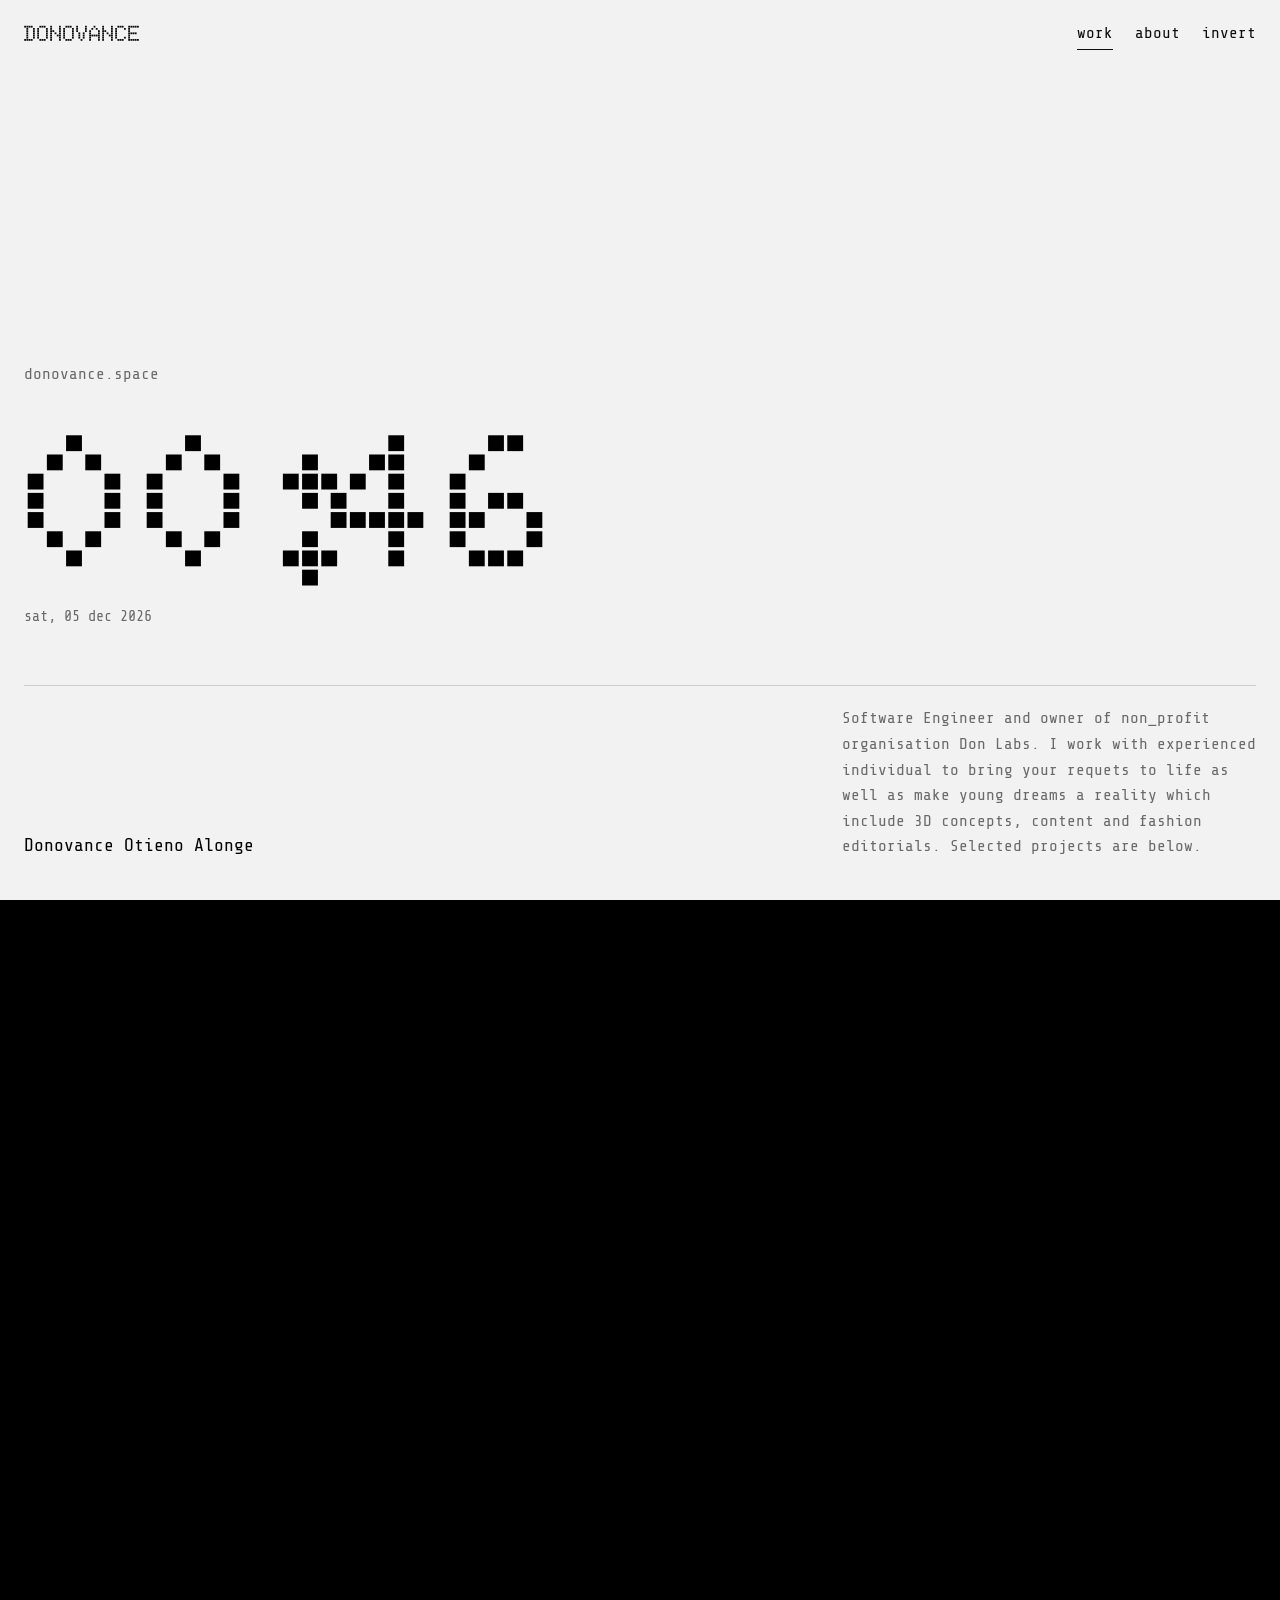
<file: index.html>
<!doctype html>
<html lang="en">
<head>
<meta charset="utf-8">
<meta name="viewport" content="width=device-width, initial-scale=1, viewport-fit=cover">
<title>Donovance — Portfolio</title>
<link rel="preconnect" href="https://fonts.googleapis.com">
<link rel="preconnect" href="https://fonts.gstatic.com" crossorigin>
<link rel="icon" href="assets/favicon.svg" type="image/svg+xml">
<link href="https://fonts.googleapis.com/css2?family=Doto:wght@100..900&family=Share+Tech+Mono&display=swap" rel="stylesheet">
<link rel="stylesheet" href="style.css">
</head>
<body>

<!-- ============ HEADER ============ -->
<header>
  <button class="logo" data-go="work" aria-label="Home">DONOVANCE</button>
  <nav class="top">
    <button data-go="work" class="on">work</button>
    <button data-go="about">about</button>
    <button id="inv">invert</button>
  </nav>
</header>

<main>

  <!-- ============ VIEW: WORK ============ -->
  <section class="view on" id="v-work">
    <div class="hero">
      <p class="dim" style="margin:0">donovance.space</p>
      <div class="clock" id="clock" role="timer" aria-label="Current local time"></div>
      <div class="date dim" id="date"></div>
      <div class="intro">
        <h1>Donovance Otieno Alonge</h1>
        <p>Software Engineer and owner of non_profit organisation Don Labs. I work with experienced individual to bring your requets to life as well as make young dreams a reality which include  3D concepts, content and fashion editorials. Selected projects are below.</p>
      </div>
    </div>

    <div class="work">
      <div class="work-h">
        <h2 class="disp">Projects</h2>
        <span class="dim">select a project to open it</span>
      </div>
      <div id="list"></div>
    </div>

    <footer>
      <span id="foot"></span>
      <span class="links">
        <a href="https://www.instagram.com/donovance_/" target="_blank" rel="noopener">instagram @donovance_</a>
        <a href="https://linktr.ee/donovance" target="_blank" rel="noopener">linktr.ee/donovance</a>
      </span>
    </footer>
  </section>

  <!-- ============ VIEW: ABOUT ============ -->
  <section class="view" id="v-about">
    <div class="about">
      <h2 class="disp">About</h2>
      <p>I study at UFMS, covering software engineering, algorithms, statistics and human-computer interaction, and I coach tennis there.</p>
      <p>I like projects where software meets something physical or visual: concept vehicles, desktop assistants, court schedules, video and fashion.</p>
      <ul class="tags">
        <li>Python</li><li>JavaScript</li><li>Java</li><li>Three.js</li><li>Electron</li><li>Portuguese</li><li>English</li>
      </ul>
      <p class="links">
        <a href="https://www.instagram.com/donovance_/" target="_blank" rel="noopener">instagram @donovance_</a>
        <a href="https://linktr.ee/donovance" target="_blank" rel="noopener">linktr.ee/donovance</a>
      </p>
    </div>
  </section>

</main>

<!-- ============ PROJECT PANEL ============ -->
<aside class="panel" id="panel" aria-hidden="true" role="dialog" aria-label="Project detail">
  <div class="pin">
    <button class="x r" id="close" style="--i:0">close</button>
    <h2 class="disp r" id="pn" style="--i:1"></h2>
    <p class="sum r" id="ps" style="--i:2"></p>

    <img class="pimg r" id="pimg" style="--i:3" alt="">

    <div class="show r" id="show" style="--i:3">
      <img id="simg" alt="">
      <div class="ctl">
        <button id="sprev">‹ prev</button>
        <span id="scap"></span>
        <button id="snext">next ›</button>
      </div>
    </div>

    <a class="project-demo r" id="pdemo" style="--i:3" target="_blank" rel="noopener" hidden>view interactive demo</a>

    <div class="cols r" style="--i:3">
      <div>
        <h3>type</h3><ul><li id="pt"></li></ul>
        <h3 style="margin-top:20px">stack</h3><ul id="pk"></ul>
      </div>
      <div>
        <h3>details</h3><ul id="ph"></ul>
      </div>
    </div>

    <div class="pn r" style="--i:4">
      <button id="prev">previous</button>
      <button id="next">next project</button>
    </div>
  </div>
</aside>

<!-- page-transition overlay -->
<div class="wipe" id="wipe" aria-hidden="true"><span id="wl"></span></div>

<script src="data.js"></script>
<script src="app.js"></script>
</body>
</html>
</file>
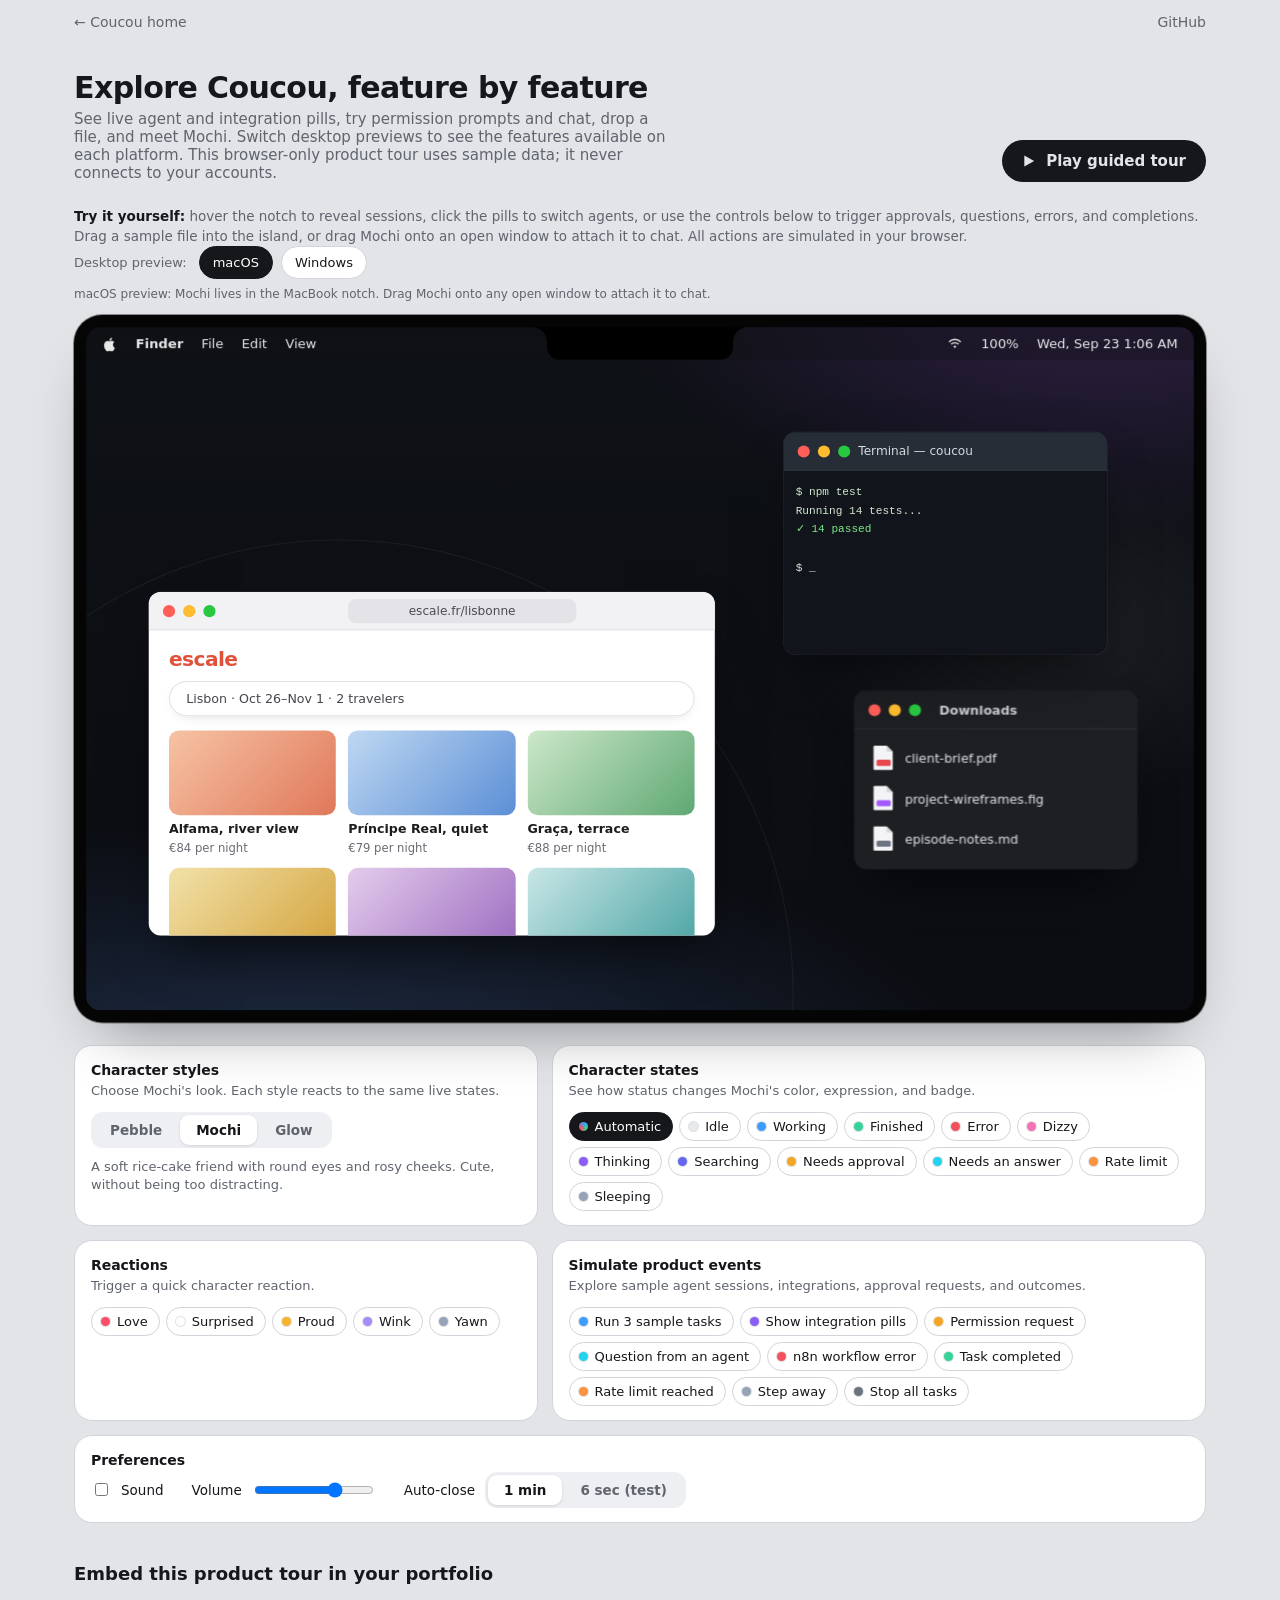
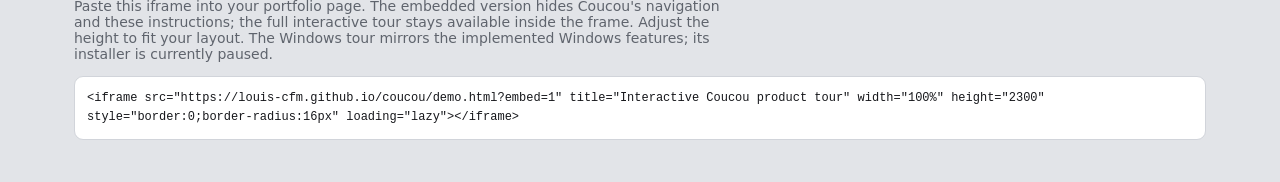
<file: demo.html>
<!doctype html>
<html lang="en">
<head>
<meta charset="utf-8">
<meta name="viewport" content="width=device-width, initial-scale=1, viewport-fit=cover">
<title>Interactive product tour — Coucou</title>
<style>
:root{
  box-sizing:border-box;
  padding-top:env(safe-area-inset-top,0px);
  padding-bottom:env(safe-area-inset-bottom,0px);
  --desk:#E2E4E8; --ink:#16171B; --muted:#5F646D; --panel:#FFFFFF; --line:#D1D4DA; --chip:#EDEFF2; --focus:#2F6BFF;
  --spr:cubic-bezier(.32,1.22,.42,1);
  --font:-apple-system,BlinkMacSystemFont,"SF Pro Text","Inter","Segoe UI",system-ui,sans-serif;
}
@media (prefers-color-scheme: dark){
  :root:not([data-theme="light"]){--desk:#131417; --ink:#ECEDEF; --muted:#9A9FA8; --panel:#1E2024; --line:#32353B; --chip:#2A2D32;}
}
:root[data-theme="dark"]{--desk:#131417; --ink:#ECEDEF; --muted:#9A9FA8; --panel:#1E2024; --line:#32353B; --chip:#2A2D32;}
*,*::before,*::after{box-sizing:border-box}
html{scroll-padding-top:env(safe-area-inset-top,0px)}
body{margin:0;background:var(--desk);color:var(--ink);font-family:var(--font);-webkit-font-smoothing:antialiased}
button{font:inherit;color:inherit}
button:focus-visible,input:focus-visible{outline:2px solid var(--focus);outline-offset:2px}

.top{max-width:1180px;margin:0 auto;padding:28px 24px 14px;display:flex;align-items:flex-end;gap:20px;flex-wrap:wrap}
.top h1{font-size:30px;line-height:1.05;margin:0;font-weight:700;letter-spacing:-.02em}
.top p{margin:6px 0 0;color:var(--muted);font-size:15px;max-width:62ch}
.top .grow{flex:1;min-width:260px}
.demo-btn{appearance:none;border:0;background:var(--ink);color:var(--desk);padding:12px 20px;border-radius:999px;font-weight:600;font-size:15px;cursor:pointer;display:flex;gap:10px;align-items:center}
.demo-btn[disabled]{opacity:.55;cursor:default}
.demo-btn svg{width:14px;height:14px}
.site-nav,.embed-info{max-width:1180px;margin:0 auto;padding:14px 24px;color:var(--muted);font-size:14px}
.site-nav{display:flex;justify-content:space-between}
.site-nav a{color:inherit;text-decoration:none}
.site-nav a:hover{text-decoration:underline;color:var(--ink)}
.embed-info{margin-bottom:28px;padding-top:0}
.embed-info h2{margin:0 0 6px;color:var(--ink);font-size:18px}
.embed-info p{max-width:74ch}
.embed-info code{display:block;overflow-wrap:anywhere;padding:12px;border:1px solid var(--line);border-radius:9px;background:var(--panel);color:var(--ink);font:12px/1.6 ui-monospace,SFMono-Regular,Menlo,monospace}
html[data-embed="true"] .site-nav,html[data-embed="true"] .how,html[data-embed="true"] .embed-info{display:none}
.platform-picker{max-width:1180px;margin:0 auto 14px;padding:0 24px;display:flex;align-items:center;gap:8px;flex-wrap:wrap}
.platform-picker span{margin-right:4px;color:var(--muted);font-size:13px}
.platform-picker button{appearance:none;padding:8px 13px;border:1px solid var(--line);border-radius:999px;background:var(--panel);cursor:pointer;font-size:13px}
.platform-picker button[aria-pressed="true"]{background:var(--ink);color:var(--panel);border-color:var(--ink)}
.platform-note{flex-basis:100%;margin:0;color:var(--muted);font-size:12px}
.windows-shell{display:none;position:absolute;z-index:6;inset:0 0 auto;height:34px;align-items:center;justify-content:space-between;padding:0 14px;background:rgba(21,25,33,.92);color:#f5f6f8;font-size:12px}
.windows-only[hidden],.mac-only[hidden]{display:none!important}
[hidden]{display:none!important}
.windows-shell .right{display:flex;gap:12px;align-items:center}
.windows-taskbar{display:none;position:absolute;z-index:4;inset:auto 0 0;height:38px;align-items:center;justify-content:center;gap:10px;background:rgba(22,25,31,.94);color:#eef0f5}
.windows-taskbar span{display:grid;place-items:center;width:26px;height:26px;border-radius:6px;background:rgba(255,255,255,.1);font-size:13px}
#stage[data-platform="windows"] .menubar,#stage[data-platform="windows"] .notch{display:none}
#stage[data-platform="windows"] .windows-shell,#stage[data-platform="windows"] .windows-taskbar{display:flex}
#stage[data-platform="windows"] .screen{border-radius:6px;background:radial-gradient(900px 500px at 80% 100%,#174365 0,transparent 60%),linear-gradient(145deg,#16283b,#0a1420)}
#stage[data-platform="windows"] #island,#stage[data-platform="windows"] #island[data-mode="expanded"]{top:12px;background:#10151e;border:1px solid rgba(255,255,255,.14);border-radius:22px;box-shadow:0 8px 28px rgba(0,0,0,.45)}
#stage[data-platform="windows"] #island::before,#stage[data-platform="windows"] #island::after{display:none}
#stage[data-platform="windows"] .safari{top:204px!important;left:82px!important}
#stage[data-platform="windows"] .finder{top:390px!important;left:760px!important}
#stage[data-platform="windows"] .terminal{top:120px!important;left:704px!important}
#stage[data-platform="windows"] .win{border-radius:6px}
#stage[data-platform="windows"] .win .tb .tl{display:none}
#stage[data-platform="windows"] .win .tb::after{content:"—  □  ×";margin-left:auto;color:#606775;font-size:13px}

.stage-wrap{max-width:1180px;margin:0 auto;padding:0 24px;position:relative}
.stage-outer{position:relative;width:100%}
.stage{position:absolute;left:0;top:0;width:1120px;height:700px;transform-origin:0 0}
.mac{position:absolute;inset:0;background:#050506;border-radius:28px;padding:12px;box-shadow:0 30px 60px -30px rgba(0,0,0,.45),0 0 0 1px rgba(0,0,0,.4)}
.screen{position:relative;width:100%;height:100%;border-radius:14px;overflow:hidden;background:
  radial-gradient(1200px 520px at 18% 118%, #22324F 0%, transparent 60%),
  radial-gradient(900px 500px at 92% -10%, #33224A 0%, transparent 55%),
  linear-gradient(180deg,#0E1116,#0B0D12);
  cursor:default;touch-action:none;user-select:none;-webkit-user-select:none}
.screen .curve{position:absolute;right:-240px;top:40px;width:760px;height:520px;border-radius:50%;
  background:radial-gradient(closest-side,rgba(255,255,255,.07),rgba(255,255,255,0) 70%);filter:blur(2px)}
.screen .curve2{position:absolute;left:-200px;top:210px;width:900px;height:900px;border-radius:50%;border:1px solid rgba(255,255,255,.06)}
.menubar{position:absolute;left:0;right:0;top:0;height:32px;display:flex;align-items:center;justify-content:space-between;padding:0 16px;
  font-size:13px;color:rgba(255,255,255,.9);background:rgba(18,18,22,.35);backdrop-filter:blur(20px);-webkit-backdrop-filter:blur(20px)}
.menubar .l,.menubar .r{display:flex;gap:18px;align-items:center}
.menubar b{font-weight:700}
.menubar svg{width:15px;height:15px;fill:rgba(255,255,255,.9)}
.notch{position:absolute;left:50%;top:0;width:184px;height:32px;transform:translateX(-50%);background:#000;border-radius:0 0 12px 12px;z-index:5}
.notch::after{content:"";position:absolute;left:50%;top:11px;width:8px;height:8px;border-radius:50%;background:#101216;transform:translateX(-50%);box-shadow:inset 0 0 0 1.5px #16191f}

/* windows */
.win{position:absolute;border-radius:12px;overflow:hidden;box-shadow:0 24px 50px -18px rgba(0,0,0,.7),0 0 0 .5px rgba(255,255,255,.12)}
.win .tb{height:38px;display:flex;align-items:center;gap:8px;padding:0 14px}
.tl{width:12px;height:12px;border-radius:50%;display:inline-block}
.tl.r{background:#FF5F57}.tl.y{background:#FEBC2E}.tl.g{background:#28C840}
.safari{background:#FFFFFF;color:#1d1d1f}
.safari .tb{background:#F2F2F4;border-bottom:1px solid #E2E2E6}
.safari .url{margin:0 auto;background:#E4E4E8;border-radius:8px;padding:5px 60px;font-size:12px;color:#4a4a52}
.safari .page{padding:16px 20px}
.safari .brand{font-weight:800;font-size:20px;letter-spacing:-.03em;color:#E0523A}
.safari .search{margin:10px 0 14px;border:1px solid #E1E1E6;border-radius:999px;padding:9px 16px;font-size:12.5px;color:#45454d;box-shadow:0 4px 14px -8px rgba(0,0,0,.25)}
.safari .grid{display:grid;grid-template-columns:repeat(3,1fr);gap:12px}
.lst .ph{height:84px;border-radius:10px;margin-bottom:6px}
.lst b{display:block;font-size:12.5px}
.lst span{font-size:11.5px;color:#6b6b73}
.win.target{box-shadow:0 24px 50px -18px rgba(0,0,0,.7),0 0 0 2px rgba(255,255,255,.8)}
.attach{position:absolute;inset:0;pointer-events:none;opacity:0;transition:opacity .6s ease}
.win.attached .attach{opacity:1}
@property --ang{syntax:"<angle>";inherits:false;initial-value:0deg}
.attach .ring{position:absolute;inset:0;border-radius:12px;padding:3px;
  background:conic-gradient(from var(--ang),#FF6B5B,#F7B32B,#2DD4A7,#38BDF8,#A78BFA,#F472B6,#FF6B5B);
  -webkit-mask:linear-gradient(#000 0 0) content-box,linear-gradient(#000 0 0);-webkit-mask-composite:xor;mask-composite:exclude;
  animation:spin 3s linear infinite;filter:saturate(1.2)}
.attach .wash{position:absolute;inset:0;background:
  radial-gradient(60% 70% at 0% 0%,rgba(255,107,91,.28),transparent 70%),
  radial-gradient(60% 70% at 100% 0%,rgba(45,212,167,.26),transparent 70%),
  radial-gradient(70% 70% at 100% 100%,rgba(167,139,250,.28),transparent 70%),
  radial-gradient(70% 70% at 0% 100%,rgba(244,114,182,.26),transparent 70%);mix-blend-mode:multiply;animation:breathe 3.2s ease-in-out infinite}
@keyframes spin{to{--ang:360deg}}
@keyframes breathe{50%{opacity:.6}}
.finder{background:rgba(32,33,37,.92);color:#E9E9EC;backdrop-filter:blur(20px);-webkit-backdrop-filter:blur(20px)}
.finder .tb{border-bottom:1px solid rgba(255,255,255,.07)}
.finder .ttl{font-size:12.5px;font-weight:600;margin-left:10px;color:#cfd0d4}
.terminal{background:#11151b;color:#e3e8ef}
.terminal .tb{background:#272d37;border-bottom:1px solid rgba(255,255,255,.08)}
.terminal .ttl{font-size:12px;color:#d4d8e0}
.terminal .term-body{padding:12px;font:11px/1.7 ui-monospace,SFMono-Regular,Menlo,monospace;color:#d3e6cf}
.files{padding:8px}
.file{display:flex;align-items:center;gap:10px;padding:7px 10px;border-radius:7px;font-size:12.5px;cursor:grab}
.file:hover{background:rgba(255,255,255,.06)}
.file svg{width:22px;height:26px;flex:none}
.file.dragging{opacity:.35}

/* island */
#island{position:absolute;left:50%;top:0;transform:translateX(-50%);width:184px;height:32px;background:#000;z-index:10;
  border-radius:0 0 14px 14px;transition:width .52s var(--spr),height .52s var(--spr),border-radius .5s var(--spr)}
#island.closing{transition:width .34s cubic-bezier(.45,0,.2,1),height .34s cubic-bezier(.45,0,.2,1),border-radius .3s ease}
#island::before,#island::after{content:"";position:absolute;top:0;width:14px;height:14px;pointer-events:none}
#island::before{left:-14px;background:radial-gradient(circle at 0 100%,transparent 13.5px,#000 14px)}
#island::after{right:-14px;background:radial-gradient(circle at 100% 100%,transparent 13.5px,#000 14px)}
#island[data-mode="expanded"]{border-radius:0 0 30px 30px}
.clip{position:absolute;inset:0;overflow:hidden;border-radius:inherit}
.botwrap{position:absolute;left:0;top:0;width:10px;height:10px;z-index:4;opacity:0;cursor:pointer;touch-action:none;
  transition:left .52s var(--spr),top .52s var(--spr),width .52s var(--spr),height .52s var(--spr),opacity .25s ease}
#island.closing .botwrap{transition:left .34s cubic-bezier(.45,0,.2,1),top .34s cubic-bezier(.45,0,.2,1),width .34s cubic-bezier(.45,0,.2,1),height .34s cubic-bezier(.45,0,.2,1),opacity .2s}
#island[data-view="uploading"] .botwrap{transition:left .04s linear,top .3s var(--spr),width .3s var(--spr),height .3s var(--spr)}
.botwrap canvas{position:absolute;inset:0;width:100%;height:100%}
.botwrap .glow{position:absolute;inset:4%;border-radius:50%;background:radial-gradient(circle,var(--g,#3B9EFF) 0%,transparent 62%);opacity:var(--go,.5);filter:blur(6px);transition:opacity .5s ease,background .5s ease}
.agent{position:absolute;left:0;top:0;width:10px;height:10px;border-radius:999px;z-index:3;opacity:0;cursor:pointer;
  transition:left .52s var(--spr) var(--d,0s),top .52s var(--spr) var(--d,0s),width .52s var(--spr) var(--d,0s),height .52s var(--spr) var(--d,0s),
  background .35s ease,border-color .35s ease,opacity .3s ease,transform .4s var(--spr);border:1px solid transparent}
#island.closing .agent{transition-duration:.3s;transition-delay:0s}
.agent canvas{position:absolute;transition:left .52s var(--spr) var(--d,0s),top .52s var(--spr) var(--d,0s),width .52s var(--spr) var(--d,0s),height .52s var(--spr) var(--d,0s)}
.agent .lbl{position:absolute;left:36px;right:10px;top:50%;transform:translateY(-50%);font-size:12px;white-space:nowrap;overflow:hidden;text-overflow:ellipsis;opacity:0;transition:opacity .2s ease}
.agent.pill{background:var(--bg);border-color:var(--bd)}
.agent.pill .lbl{opacity:1;transition:opacity .3s ease calc(.22s + var(--d,0s))}
.hdr{position:absolute;left:0;right:0;top:0;height:34px;display:flex;align-items:center;justify-content:space-between;padding:0 16px;z-index:2;opacity:0;pointer-events:none;transition:opacity .15s}
#island[data-mode="expanded"] .hdr{opacity:1;pointer-events:auto;transition:opacity .3s ease .3s}
.tabs{display:flex;gap:6px}
.tab{appearance:none;border:0;width:26px;height:26px;border-radius:50%;display:grid;place-items:center;background:transparent;cursor:pointer;color:#8E939C}
.tab.on{background:#1D1F23;color:#F5F6F8}
.tab svg{width:14px;height:14px}
.hdr .r{display:flex;align-items:center;gap:12px;font-size:11.5px;color:#7B8089}
.hdr .snd{appearance:none;border:0;background:transparent;cursor:pointer;color:#8E939C;display:grid;place-items:center;width:24px;height:24px}
.hdr .snd svg{width:15px;height:15px}
.cd{position:absolute;left:50%;bottom:0;height:2px;width:0;transform:translateX(-50%);background:rgba(255,255,255,.35);border-radius:2px;z-index:5}

.view{position:absolute;top:36px;left:10px;right:10px;bottom:10px;opacity:0;filter:blur(8px);transform:scale(.97);pointer-events:none;
  transition:opacity .16s ease,filter .16s ease,transform .16s ease;color:#F5F6F8;font-size:13px}
.view.on{opacity:1;filter:blur(0);transform:none;pointer-events:auto;transition:opacity .3s ease .16s,filter .3s ease .16s,transform .4s var(--spr) .12s}
.card{position:absolute;background:#141518;border-radius:20px;overflow:hidden;border:1px solid rgba(255,255,255,.035)}
.card.full{inset:0 42px 0 0}
.card.wide{inset:0}
.card.left{left:0;top:0;bottom:0;width:322px}
.card.right{left:332px;right:0;top:0;bottom:0}
.wash::before{content:"";position:absolute;inset:0;pointer-events:none;background:radial-gradient(120% 90% at 50% 130%,var(--w,transparent) 0%,transparent 70%);opacity:.9}
.wash.red{--w:rgba(244,80,94,.55)} .wash.green{--w:rgba(52,211,153,.5)} .wash.pink{--w:rgba(244,114,182,.55)}
.wash.amber{--w:rgba(245,165,36,.42)} .wash.cyan{--w:rgba(34,211,238,.38)} .wash.indigo{--w:rgba(99,102,241,.5)} .wash.soft{--w:rgba(255,255,255,.08)}
.copy{position:relative;height:100%;display:flex;flex-direction:column;justify-content:center;gap:8px;padding:0 18px 0 var(--pl,102px)}
.who{display:flex;align-items:center;gap:7px;font-size:12px;color:#8E939C}
.who b{color:#F5F6F8;font-weight:600}
.who .dot{width:8px;height:8px;border-radius:50%;background:var(--c,#fff);display:inline-block}
.big{font-size:15px;font-weight:600;letter-spacing:-.01em;color:#F5F6F8;line-height:1.3}
.sub{color:#9398A1;line-height:1.35}
.sub.red{color:#FF8D97}
code{font-family:"SF Mono",ui-monospace,Menlo,monospace;font-size:12px;background:rgba(255,255,255,.07);border:1px solid rgba(255,255,255,.06);padding:8px 10px;border-radius:10px;color:#E8E9EC;align-self:flex-start}
.row{display:flex;gap:8px;align-items:center;flex-wrap:wrap}
.btn{appearance:none;border:0;border-radius:999px;white-space:nowrap;padding:7px 13px;background:rgba(255,255,255,.09);color:#F1F2F4;font-size:12.5px;font-weight:500;cursor:pointer;display:inline-flex;gap:7px;align-items:center;transition:background .15s,transform .15s}
.btn:hover{background:rgba(255,255,255,.15)}
.btn:active{transform:scale(.96)}
.btn.primary{background:#F5F6F8;color:#0B0C0E}
.btn.primary:hover{background:#fff}
.btn kbd{font-family:inherit;font-size:10.5px;opacity:.55;border:1px solid currentColor;border-radius:4px;padding:0 4px}
.btn.pressed{transform:scale(.94);background:rgba(255,255,255,.22)}
.btn.primary.pressed{background:#D9DBDF}
.ticker{position:absolute;left:112px;right:12px;top:50%;transform:translateY(-50%);height:96px;overflow:hidden;
  -webkit-mask:linear-gradient(transparent,#000 22%,#000 78%,transparent);mask:linear-gradient(transparent,#000 22%,#000 78%,transparent)}
.tk-in{position:absolute;left:0;right:0;top:4px}
.tk-in.roll{transition:transform .45s cubic-bezier(.3,.9,.3,1);transform:translateY(-30px)}
.ln{height:30px;display:flex;align-items:center;gap:8px;font-size:13px;color:#5F646D;white-space:nowrap;overflow:hidden}
.ln span{overflow:hidden;text-overflow:ellipsis}
.ln svg{width:14px;height:14px;flex:none;opacity:.8}
.ln.cur{color:#F5F6F8;font-size:14px;font-weight:500}
.ln.cur .txt{background:linear-gradient(90deg,#7c818a 0%,#ffffff 40%,#7c818a 70%);background-size:220% 100%;-webkit-background-clip:text;background-clip:text;color:transparent;animation:shim 2.2s linear infinite}
@keyframes shim{from{background-position:120% 0}to{background-position:-100% 0}}
.agentline{position:absolute;left:112px;top:14px;right:12px}
.drop{position:absolute;inset:0 42px 0 0;border-radius:20px;border:1.5px dashed rgba(255,255,255,.14);background:#121316;overflow:hidden;transition:border-color .3s,background .3s}
.drop::before{content:"";position:absolute;inset:0;background:radial-gradient(120% 100% at 50% 140%,rgba(52,211,153,.6),transparent 70%);opacity:0;transition:opacity .35s}
.drop.over{border-color:rgba(52,211,153,.55)}
.drop.over::before{opacity:1}
.drop .copy{--pl:196px}
.chips{display:flex;gap:6px;flex-wrap:wrap}
.chip{font-size:11px;padding:3px 8px;border-radius:999px;background:rgba(255,255,255,.07);color:#B9BDC4;display:inline-flex;gap:6px;align-items:center}
.chip.ctx{background:rgba(255,255,255,.1);color:#F1F2F4;font-size:11.5px;padding:4px 10px}
.chip.ctx i{width:7px;height:7px;border-radius:50%;background:linear-gradient(135deg,#FF6B5B,#F7B32B,#2DD4A7,#38BDF8,#A78BFA);display:inline-block}
.bar{position:absolute;left:36px;right:78px;top:74px;height:6px;border-radius:6px;background:rgba(255,255,255,.08)}
.bar i{position:absolute;left:0;top:0;bottom:0;width:0;border-radius:6px;background:linear-gradient(90deg,#1FA87A,#34D399)}
.upl{position:absolute;left:36px;right:78px;top:34px;display:flex;justify-content:space-between;font-size:12.5px;color:#A9ADB5}
.prompt{display:flex;align-items:center;gap:8px;background:rgba(255,255,255,.06);border-radius:14px;padding:6px 6px 6px 12px}
.prompt input{flex:1;background:transparent;border:0;color:#F5F6F8;font:inherit;font-size:13.5px;outline:none;min-width:0}
.prompt input::placeholder{color:#6E737C}
.ibtn{appearance:none;border:0;width:28px;height:28px;border-radius:50%;display:grid;place-items:center;background:rgba(255,255,255,.08);cursor:pointer;color:#C9CCD2;flex:none}
.ibtn.send{background:#F5F6F8;color:#0B0C0E}
.ibtn svg{width:14px;height:14px}
.status{font-size:13.5px}
.status .txt{background:linear-gradient(90deg,#7c818a 0%,#ffffff 40%,#7c818a 70%);background-size:220% 100%;-webkit-background-clip:text;background-clip:text;color:transparent;animation:shim 1.8s linear infinite}
.res{display:flex;flex-direction:column;gap:4px;margin:2px 0}
.res div{display:flex;justify-content:space-between;gap:14px;padding:6px 10px;border-radius:10px;background:rgba(255,255,255,.05);font-size:12.5px}
.res div span{color:#9398A1}
.res div b{font-weight:600}
.fine{font-size:11px;color:#6E737C}
.field{display:flex;gap:8px;align-items:center;background:rgba(255,255,255,.06);border-radius:10px;padding:6px 10px;font-size:12.5px}
.field span{color:#80858E;width:44px}
.field input{flex:1;background:transparent;border:0;color:#F5F6F8;font:inherit;outline:none;min-width:0}

/* floating things */
.floatbot{position:absolute;width:90px;height:90px;margin:-45px 0 0 -45px;z-index:30;pointer-events:none;display:none}
.floatbot canvas{width:100%;height:100%}
.fileghost{position:absolute;z-index:30;pointer-events:none;display:none;margin:-22px 0 0 -18px;text-align:center;width:36px}
.fileghost svg{width:36px;height:44px;filter:drop-shadow(0 8px 12px rgba(0,0,0,.5))}
.ghost{position:absolute;z-index:40;pointer-events:none;display:none;width:22px;height:22px;margin:-2px 0 0 -3px;transition:transform .12s}
.ghost.down{transform:scale(.82)}
.ghost svg{width:22px;height:22px;filter:drop-shadow(0 2px 3px rgba(0,0,0,.5))}
.demo-tag{position:absolute;right:18px;bottom:16px;z-index:40;font-size:12px;color:rgba(255,255,255,.7);background:rgba(0,0,0,.45);padding:6px 11px;border-radius:999px;display:none}

/* controls */
.controls{max-width:1180px;margin:22px auto 40px;padding:0 24px;display:grid;grid-template-columns:repeat(12,1fr);gap:14px}
.grp{background:var(--panel);border:1px solid var(--line);border-radius:18px;padding:16px 16px 14px}
.grp h2{font-size:14px;margin:0 0 4px;font-weight:650;letter-spacing:-.005em}
.grp p{margin:0 0 12px;font-size:13px;color:var(--muted);line-height:1.4}
.g-char{grid-column:span 5}.g-state{grid-column:span 7}.g-emote{grid-column:span 5}.g-sim{grid-column:span 7}.g-set{grid-column:span 12}
.g-windows{grid-column:span 12}
@media (max-width:900px){.g-char,.g-state,.g-emote,.g-sim,.g-set{grid-column:span 12}}
.seg{display:inline-flex;background:var(--chip);border-radius:12px;padding:3px;gap:2px}
.seg button{appearance:none;border:0;background:transparent;padding:7px 16px;border-radius:9px;font-size:13.5px;cursor:pointer;color:var(--muted);font-weight:550}
.seg button.on{background:var(--panel);color:var(--ink);box-shadow:0 1px 3px rgba(0,0,0,.12)}
.desc{margin-top:10px;font-size:13px;color:var(--muted);min-height:36px;line-height:1.4}
.btns{display:flex;flex-wrap:wrap;gap:6px}
.cb{appearance:none;border:1px solid var(--line);background:transparent;border-radius:999px;padding:6px 11px 6px 9px;font-size:13px;cursor:pointer;display:inline-flex;align-items:center;gap:7px;color:var(--ink)}
.cb:hover{background:var(--chip)}
.cb.on{background:var(--ink);color:var(--panel);border-color:var(--ink)}
.cb i{width:9px;height:9px;border-radius:50%;display:inline-block;background:var(--c,#999);box-shadow:0 0 0 1px rgba(0,0,0,.12)}
.setrow{display:flex;gap:28px;flex-wrap:wrap;align-items:center;font-size:13.5px}
.setrow label{display:flex;gap:10px;align-items:center}
.setrow input[type=range]{width:120px}
.how{max-width:1180px;margin:10px auto 0;padding:0 24px;color:var(--muted);font-size:13.5px;line-height:1.5}
.how b{color:var(--ink);font-weight:600}
@media (prefers-reduced-motion: reduce){
  #island,.botwrap,.agent,.view,.view.on{transition-duration:.01s!important;transition-delay:0s!important}
}
</style>
</head>
<body>
<nav class="site-nav" aria-label="Main navigation"><a href="index.html">← Coucou home</a><a href="https://github.com/Louis-CFM/coucou">GitHub</a></nav>
<header class="top">
  <div class="grow">
    <h1>Explore Coucou, feature by feature</h1>
    <p>See live agent and integration pills, try permission prompts and chat, drop a file, and meet Mochi. Switch desktop previews to see the features available on each platform. This browser-only product tour uses sample data; it never connects to your accounts.</p>
  </div>
  <button class="demo-btn" id="demoBtn"><svg viewBox="0 0 12 12"><path d="M2 1.2v9.6L10.4 6z" fill="currentColor"/></svg><span>Play guided tour</span></button>
</header>
<p class="how"><b>Try it yourself:</b> <span id="guide-copy">hover the notch to reveal sessions, click the pills to switch agents, or use the controls below to trigger approvals, questions, errors, and completions. Drag a sample file into the island, or drag Mochi onto an open window to attach it to chat. All actions are simulated in your browser.</span></p>
<div class="platform-picker" role="group" aria-label="Choose a desktop preview">
  <span>Desktop preview:</span>
  <button type="button" data-platform="mac" aria-pressed="true">macOS</button>
  <button type="button" data-platform="windows" aria-pressed="false">Windows</button>
  <p class="platform-note" id="platform-note" aria-live="polite">macOS preview: Mochi lives in the MacBook notch. Drag Mochi onto an open window to attach it to chat.</p>
</div>

<div class="stage-wrap"><div class="stage-outer" id="stageOuter">
<div class="stage" id="stage"><div class="mac"><div class="screen" id="screen">
  <div class="windows-shell"><span>⊞ &nbsp; Coucou preview</span><span class="right"><span>Wi-Fi</span><span>100%</span><span>2:41 PM</span></span></div>
  <div class="curve"></div><div class="curve2"></div>
  <div class="menubar">
    <div class="l"><svg viewBox="0 0 16 16"><path d="M11.2 8.5c0-1.6 1.3-2.4 1.4-2.4-.8-1.1-2-1.3-2.4-1.3-1-.1-2 .6-2.5.6s-1.3-.6-2.2-.6C4.3 4.8 3 5.6 2.4 6.9c-1.3 2.2-.3 5.5.9 7.3.6.9 1.3 1.9 2.2 1.8.9 0 1.2-.6 2.3-.6s1.4.6 2.3.6c1 0 1.6-.9 2.1-1.8.7-1 .9-1.9 1-2-.1 0-1.9-.7-1.9-2.7zM9.5 3.8c.5-.6.8-1.4.7-2.2-.7 0-1.5.5-2 1.1-.4.5-.8 1.3-.7 2.1.8.1 1.5-.4 2-1z"/></svg><b>Finder</b><span>File</span><span>Edit</span><span>View</span></div>
    <div class="r"><svg viewBox="0 0 16 16"><path d="M8 12.5l1.6-1.8a2.2 2.2 0 00-3.2 0zM4.6 9a4.8 4.8 0 016.8 0l1-1.1a6.3 6.3 0 00-8.8 0zM2.3 6.5a8 8 0 0111.4 0l1-1.1a9.5 9.5 0 00-13.4 0z"/></svg><span>100%</span><span>Wed, Sep 23 1:06 AM</span></div>
  </div>
  <div class="notch"></div>

  <div class="win safari" id="safari" style="left:62px;top:262px;width:560px;height:340px">
    <div class="tb"><i class="tl r"></i><i class="tl y"></i><i class="tl g"></i><div class="url">escale.fr/lisbonne</div></div>
    <div class="page">
      <div class="brand">escale</div>
          <div class="search">Lisbon · Oct 26–Nov 1 · 2 travelers</div>
      <div class="grid">
        <div class="lst"><div class="ph" style="background:linear-gradient(135deg,#F6C3A4,#E0785A)"></div><b>Alfama, river view</b><span>€84 per night</span></div>
        <div class="lst"><div class="ph" style="background:linear-gradient(135deg,#BFD8F2,#5C8FD6)"></div><b>Príncipe Real, quiet</b><span>€79 per night</span></div>
        <div class="lst"><div class="ph" style="background:linear-gradient(135deg,#CDE8C9,#5FA873)"></div><b>Graça, terrace</b><span>€88 per night</span></div>
        <div class="lst"><div class="ph" style="background:linear-gradient(135deg,#F1E1A9,#D4A33C)"></div><b>Baixa, loft</b><span>€112 per night</span></div>
        <div class="lst"><div class="ph" style="background:linear-gradient(135deg,#E4CCEB,#9B6BC0)"></div><b>Bairro Alto</b><span>€96 per night</span></div>
        <div class="lst"><div class="ph" style="background:linear-gradient(135deg,#C9E6E6,#4AA3A3)"></div><b>Belém, garden</b><span>€101 per night</span></div>
      </div>
    </div>
    <div class="attach"><div class="wash"></div><div class="ring"></div></div>
  </div>

  <div class="win finder" id="finder" style="left:760px;top:360px;width:280px;height:176px">
    <div class="tb"><i class="tl r"></i><i class="tl y"></i><i class="tl g"></i><span class="ttl">Downloads</span></div>
    <div class="files">
      <div class="file" data-name="client-brief.pdf"><svg viewBox="0 0 22 26"><path d="M2 1h12l6 6v17a1 1 0 01-1 1H2a1 1 0 01-1-1V2a1 1 0 011-1z" fill="#F4F4F6"/><path d="M14 1v6h6" fill="#D5D6DB"/><rect x="4" y="15" width="14" height="6" rx="1.5" fill="#E5484D"/></svg><span>client-brief.pdf</span></div>
      <div class="file" data-name="project-wireframes.fig"><svg viewBox="0 0 22 26"><path d="M2 1h12l6 6v17a1 1 0 01-1 1H2a1 1 0 01-1-1V2a1 1 0 011-1z" fill="#F4F4F6"/><path d="M14 1v6h6" fill="#D5D6DB"/><rect x="4" y="15" width="14" height="6" rx="1.5" fill="#A259FF"/></svg><span>project-wireframes.fig</span></div>
      <div class="file" data-name="episode-notes.md"><svg viewBox="0 0 22 26"><path d="M2 1h12l6 6v17a1 1 0 01-1 1H2a1 1 0 01-1-1V2a1 1 0 011-1z" fill="#F4F4F6"/><path d="M14 1v6h6" fill="#D5D6DB"/><rect x="4" y="15" width="14" height="6" rx="1.5" fill="#6B7280"/></svg><span>episode-notes.md</span></div>
    </div>
    <div class="attach"><div class="wash"></div><div class="ring"></div></div>
  </div>

  <div class="win terminal" id="terminal" style="left:690px;top:104px;width:320px;height:220px">
    <div class="tb"><i class="tl r"></i><i class="tl y"></i><i class="tl g"></i><span class="ttl">Terminal — coucou</span></div>
    <div class="term-body">$ npm test<br>Running 14 tests...<br><span style="color:#7ee787">✓ 14 passed</span><br><br>$ _</div>
    <div class="attach"><div class="wash"></div><div class="ring"></div></div>
  </div>
  <div id="island" data-mode="hidden" data-view="overview">
    <div class="clip">
      <div class="hdr">
        <div class="tabs">
          <button class="tab on" data-go="overview" aria-label="Overview"><svg viewBox="0 0 16 16"><path d="M2.5 7.2L8 2.5l5.5 4.7V13a.8.8 0 01-.8.8H10V10H6v3.8H3.3a.8.8 0 01-.8-.8z" fill="currentColor"/></svg></button>
          <button class="tab" data-go="prompt" aria-label="Ask Claude"><svg viewBox="0 0 16 16"><path d="M3 2.5h10a1.5 1.5 0 011.5 1.5v6a1.5 1.5 0 01-1.5 1.5H7l-3.5 3v-3H3A1.5 1.5 0 011.5 10V4A1.5 1.5 0 013 2.5z" fill="currentColor"/></svg></button>
          <button class="tab" data-go="upload" aria-label="Drop a file"><svg viewBox="0 0 16 16"><path d="M8 3v10M3 8h10" stroke="currentColor" stroke-width="1.8" stroke-linecap="round"/></svg></button>
        </div>
        <div class="r"><span id="hdrCount"></span><button class="snd" id="hdrSnd" aria-label="Toggle sound"><svg viewBox="0 0 16 16"><path d="M2 6h2.5L8 3v10L4.5 10H2z" fill="currentColor"/><path class="w" d="M10.5 5.5a3.5 3.5 0 010 5M12.3 3.8a6 6 0 010 8.4" stroke="currentColor" stroke-width="1.4" fill="none" stroke-linecap="round"/></svg></button></div>
      </div>

      <div class="view" data-view="overview">
        <div class="card left">
          <div class="agentline"><div class="who"><i class="dot" data-f="dot"></i><b data-f="name">Korus</b><span data-f="tool">Claude Code</span></div></div>
          <div class="ticker"><div class="tk-in" id="tk">
            <div class="ln"><svg viewBox="0 0 16 16"><rect x="2" y="3" width="12" height="10" rx="2" stroke="currentColor" fill="none" stroke-width="1.4"/></svg><span></span></div>
            <div class="ln cur"><svg viewBox="0 0 16 16"><path d="M4 5l3 3-3 3M8.5 11H12" stroke="currentColor" stroke-width="1.5" fill="none" stroke-linecap="round" stroke-linejoin="round"/></svg><span class="txt"></span></div>
            <div class="ln"><svg viewBox="0 0 16 16"><rect x="4" y="2" width="9" height="11" rx="1.6" stroke="currentColor" fill="none" stroke-width="1.4"/><path d="M3 5v8.5A1.5 1.5 0 004.5 15H10" stroke="currentColor" fill="none" stroke-width="1.4"/></svg><span></span></div>
            <div class="ln"><svg viewBox="0 0 16 16"><circle cx="8" cy="8" r="5" stroke="currentColor" fill="none" stroke-width="1.4"/></svg><span></span></div>
          </div></div>
        </div>
        <div class="card right"></div>
      </div>

      <div class="view" data-view="empty">
        <div class="card wide wash soft"><div class="copy" style="--pl:118px;flex-direction:row;align-items:center;justify-content:space-between;gap:16px">
          <div style="display:flex;flex-direction:column;gap:5px"><div class="big">Nothing is running right now.</div><div class="sub">Drop a file or window on Mochi, or ask a question.</div></div>
          <button class="btn primary" data-act="ask">Ask Claude</button>
        </div></div>
      </div>

      <div class="view" data-view="approval">
        <div class="card full wash amber"><div class="copy">
          <div class="who"><i class="dot" data-f="dot"></i><b data-f="name"></b><span>Claude Code wants to run a command</span></div>
          <code>npx prisma migrate deploy</code>
          <div class="row"><button class="btn" data-act="deny">Deny <kbd>N</kbd></button><button class="btn" data-act="always">Always allow</button><button class="btn primary" data-act="allow">Allow <kbd>Y</kbd></button></div>
        </div></div>
      </div>

      <div class="view" data-view="question">
        <div class="card full wash cyan"><div class="copy">
          <div class="who"><i class="dot" data-f="dot"></i><b data-f="name"></b><span>Claude Code has a question for you</span></div>
          <div class="big">Which search engine should I use for courses?</div>
          <div class="row"><button class="btn opt" data-act="answer">Postgres full-text</button><button class="btn opt" data-act="answer">Meilisearch</button><button class="btn opt" data-act="answer">Algolia</button></div>
        </div></div>
      </div>

      <div class="view" data-view="error">
        <div class="card full wash red"><div class="copy">
          <div class="who"><i class="dot" data-f="dot"></i><b data-f="name"></b><span data-f="tool"></span></div>
          <div class="big">The workflow stopped.</div>
          <div class="sub red">The Gmail node timed out after 30 seconds. Retry or open n8n to inspect the run.</div>
          <div class="row"><button class="btn primary" data-act="retry">Retry</button><button class="btn" data-act="open-n8n">Open in n8n</button></div>
        </div></div>
      </div>

      <div class="view" data-view="finished">
        <div class="card full wash green"><div class="copy">
          <div class="who"><i class="dot" data-f="dot"></i><b data-f="name"></b><span>Claude Code finished</span></div>
          <div class="big">Migration applied, 14 tests passed.</div>
          <div class="row"><button class="btn primary" data-act="jump"><span id="finished-open-label">Show terminal</span></button><button class="btn" data-act="ok">OK</button></div>
        </div></div>
      </div>

      <div class="view" data-view="confused">
        <div class="card full wash pink"><div class="copy" style="--pl:128px">
          <div class="big">Too many boops at once!</div>
          <div class="sub">I'll get my bearings and be back to work in three seconds.</div>
        </div></div>
      </div>

      <div class="view" data-view="upload">
        <div class="drop" id="drop"><div class="copy">
          <div class="big">Drop your files here</div>
          <div class="chips"><span class="chip">PDF</span><span class="chip">Images</span><span class="chip">Code</span><span class="chip">Docs</span></div>
        </div></div>
      </div>

      <div class="view" data-view="uploading">
        <div class="card full wash green">
          <div class="upl"><span>Uploading <b data-f="file"></b></span><span id="upPct">0 %</span></div>
          <div class="bar"><i id="upBar"></i></div>
        </div>
      </div>

      <div class="view" data-view="choose">
        <div class="card full wash soft"><div class="copy" style="--pl:98px">
          <div class="big"><span data-f="file"></span> is ready.</div>
          <div class="sub">What would you like to do?</div>
          <div class="row"><button class="btn primary" data-act="file-ask">Ask Claude about it</button><button class="btn mac-only" data-act="mail">Email it</button></div>
        </div></div>
      </div>

      <div class="view mac-only" data-view="mail">
        <div class="card full wash soft"><div class="copy" style="--pl:92px;gap:7px">
          <div class="who"><b>New email</b><span>with <span data-f="file"></span> attached</span></div>
          <div class="field"><span>To</span><input id="mailTo" placeholder="name@example.com" autocomplete="off"></div>
          <div class="field"><span>Subject</span><input id="mailSubj" value="The brief, as promised" autocomplete="off"></div>
          <div class="row"><button class="btn primary" data-act="send-mail">Send</button><button class="btn" data-act="close">Cancel</button></div>
        </div></div>
      </div>

      <div class="view" data-view="prompt">
        <div class="card full wash indigo" style="--w:rgba(99,102,241,.22)"><div class="copy" style="--pl:84px;gap:9px">
          <div class="row" id="ctxChips"></div>
          <div class="prompt"><input id="promptIn" placeholder="Ask Claude anything…" autocomplete="off">
            <button class="ibtn" aria-label="Dictate"><svg viewBox="0 0 16 16"><rect x="5.5" y="1.5" width="5" height="8.5" rx="2.5" fill="currentColor"/><path d="M3.5 8a4.5 4.5 0 009 0M8 12.5v2" stroke="currentColor" stroke-width="1.4" fill="none" stroke-linecap="round"/></svg></button>
            <button class="ibtn send" data-act="send" aria-label="Send"><svg viewBox="0 0 16 16"><path d="M8 13V3M3.5 7.5L8 3l4.5 4.5" stroke="currentColor" stroke-width="1.8" fill="none" stroke-linecap="round" stroke-linejoin="round"/></svg></button>
          </div>
        </div></div>
      </div>

      <div class="view" data-view="searching">
        <div class="card full wash indigo"><div class="copy" style="--pl:84px">
          <div class="row" data-f="chips"></div>
          <div class="status"><span class="txt" data-f="status">Claude is reading the page and searching…</span></div>
        </div></div>
      </div>

      <div class="view" data-view="result">
        <div class="card full wash green" style="--w:rgba(52,211,153,.22)"><div class="copy" style="--pl:84px;gap:7px" id="resBox"></div></div>
      </div>

      <div class="view windows-only" data-view="win-action">
        <div class="card full wash indigo"><div class="copy">
          <div class="who"><i class="dot" style="--c:#38BDF8"></i><b>Windows chat action</b><span>browser-only preview</span></div>
          <div class="big" id="win-action-title"></div>
          <div class="sub" id="win-action-detail"></div>
          <div class="row" id="win-action-confirm">
            <button class="btn" data-act="win-decline">Decline</button>
            <button class="btn primary" data-act="win-allow">Allow</button>
          </div>
          <div class="row" id="win-action-close"><button class="btn primary" data-act="win-close">Got it</button></div>
        </div></div>
      </div>

      <div class="view" data-view="note">
        <div class="card full wash soft"><div class="copy" style="--pl:98px"><div class="big" data-f="note"></div><div class="sub" data-f="note2"></div></div></div>
      </div>

      <div class="cd" id="cd"></div>
    </div>
    <div class="botwrap" id="botwrap"><div class="glow"></div><canvas id="botc"></canvas></div>
  </div>

  <div class="floatbot" id="floatbot"><canvas id="floatc"></canvas></div>
  <div class="fileghost" id="fileghost"><svg viewBox="0 0 22 26"><path d="M2 1h12l6 6v17a1 1 0 01-1 1H2a1 1 0 01-1-1V2a1 1 0 011-1z" fill="#F4F4F6"/><path d="M14 1v6h6" fill="#D5D6DB"/><rect x="4" y="15" width="14" height="6" rx="1.5" fill="#E5484D"/></svg></div>
  <div class="ghost" id="ghost"><svg viewBox="0 0 22 22"><path d="M4 2l13 11.2-6 .5 3.6 6.4-2.4 1.3-3.6-6.5L4 19z" fill="#fff" stroke="#000" stroke-width="1.2" stroke-linejoin="round"/></svg></div>
  <div class="demo-tag" id="demoTag">Guided tour running — pointer is simulated</div>
  <div class="windows-taskbar" aria-hidden="true"><span>⊞</span><span>⌕</span><span>▣</span><span>🌐</span><span>📁</span></div>
</div></div></div>
</div></div>

<section class="controls" aria-label="Interactive feature controls">
  <div class="grp g-char">
    <h2>Character styles</h2>
    <p>Choose Mochi's look. Each style reacts to the same live states.</p>
    <div class="seg" id="segPiste"><button data-p="galet">Pebble</button><button data-p="mochi" class="on">Mochi</button><button data-p="lueur">Glow</button></div>
    <div class="desc" id="pisteDesc"></div>
  </div>
  <div class="grp g-state">
    <h2>Character states</h2>
    <p>See how status changes Mochi's color, expression, and badge.</p>
    <div class="btns" id="stateBtns"></div>
  </div>
  <div class="grp g-emote">
    <h2>Reactions</h2>
    <p>Trigger a quick character reaction.</p>
    <div class="btns" id="emoteBtns"></div>
  </div>
  <div class="grp g-sim">
    <h2>Simulate product events</h2>
    <p>Explore sample agent sessions, integrations, approval requests, and outcomes.</p>
    <div class="btns" id="simBtns"></div>
  </div>
  <div class="grp g-set">
    <h2>Preferences</h2>
    <div class="setrow">
      <label><input type="checkbox" id="sndOn"> Sound</label>
      <label>Volume <input type="range" id="sndVol" min="0" max="1" step=".05" value=".7"></label>
      <label>Auto-close
        <span class="seg" id="segClose"><button data-ms="60000" class="on">1 min</button><button data-ms="6000">6 sec (test)</button></span>
      </label>
    </div>
  </div>
  <div class="grp g-windows windows-only">
    <h2>Windows chat actions</h2>
    <p>Preview the Windows-only chat actions. These examples do not launch apps, open tabs, send messages, change Spotify, or save contacts.</p>
    <div class="btns" id="windowsActionButtons">
      <button class="cb" data-win-action="app"><i style="--c:#38BDF8"></i>Open an installed app</button>
      <button class="cb" data-win-action="edge-tab"><i style="--c:#22C55E"></i>Open an Edge tab</button>
      <button class="cb" data-win-action="chrome-window"><i style="--c:#4285F4"></i>Open a Chrome window</button>
      <button class="cb" data-win-action="email"><i style="--c:#8B5CF6"></i>Prepare a Resend email</button>
      <button class="cb" data-win-action="whatsapp"><i style="--c:#22C55E"></i>WhatsApp message</button>
      <button class="cb" data-win-action="contact"><i style="--c:#38BDF8"></i>Add a contact</button>
      <button class="cb" data-win-action="spotify-control"><i style="--c:#1DB954"></i>Control Spotify</button>
      <button class="cb" data-win-action="spotify-search"><i style="--c:#1DB954"></i>Search and play music</button>
    </div>
    <div class="desc">Windows integrations: Claude Code, Stripe, GitHub, Vercel, n8n, Resend, WhatsApp (Blueticks), Notion, Cal.com, and Spotify.</div>
    <div class="setrow"><span>Chat actions:</span><span class="seg" id="windowsActionMode"><button type="button" data-mode="automatic" class="on">Automatic</button><button type="button" data-mode="confirm">Ask before each action</button></span></div>
    <div class="desc" id="windowsActionHelp">Automatic runs app and Spotify actions. Email and WhatsApp messages, plus contact additions, always require confirmation; Ask before each action also confirms other actions.</div>
  </div>
</section>
<section class="embed-info" aria-labelledby="embed-title">
  <h2 id="embed-title">Embed this product tour in your portfolio</h2>
  <p>Paste this iframe into your portfolio page. The embedded version hides Coucou's navigation and these instructions; the full interactive tour stays available inside the frame. Adjust the height to fit your layout. The Windows tour mirrors the implemented Windows features; its installer is currently paused.</p>
  <code>&lt;iframe src="https://louis-cfm.github.io/coucou/demo.html?embed=1" title="Interactive Coucou product tour" width="100%" height="2300" style="border:0;border-radius:16px" loading="lazy"&gt;&lt;/iframe&gt;</code>
</section>

<script>
(()=>{
if(new URLSearchParams(location.search).get('embed')==='1') document.documentElement.dataset.embed='true';
const $=s=>document.querySelector(s), $$=s=>[...document.querySelectorAll(s)];
const platformNote=$('#platform-note');
function setPlatform(platform){
  $('#stage').dataset.platform=platform;
  $$('button[data-platform]').forEach(button=>button.setAttribute('aria-pressed',button.dataset.platform===platform));
  $$('.windows-only').forEach(element=>element.hidden=platform!=='windows');
  $$('.mac-only').forEach(element=>element.hidden=platform==='windows');
  $('#guide-copy').textContent=platform==='windows'
    ?'hover the top edge to reveal Claude Code sessions, use the controls below to try permission approvals and Windows integrations, and drop a sample file onto the island to ask Claude about it. Chat actions can open apps and browser tabs, prepare Resend email or WhatsApp messages, manage contacts, and control Spotify. This browser tour simulates all actions; it never launches apps, sends messages, changes music, or saves contacts.'
    :'hover the notch to reveal sessions, click the pills to switch agents, or use the controls below to trigger approvals, questions, errors, and completions. Drag a sample file into the island, or drag Mochi onto an open window to attach it to chat. All actions are simulated in your browser.';
  $('#finished-open-label').textContent=platform==='windows'?'Open project in VS Code':'Show terminal';
  platformNote.textContent=platform==='windows'
    ?'Windows concept preview: no notch or cutout—Coucou floats just below the top edge. Window attachment, sending a dropped file by email, and jumping to a specific terminal are not Windows features. The Windows download is currently paused.'
    :'macOS preview: Mochi lives in the MacBook notch. Drag Mochi onto any open window to attach it to chat.';
  $('#terminal .ttl').textContent=platform==='windows'?'Command Prompt — coucou':'Terminal — coucou';
  $('#terminal .term-body').innerHTML=platform==='windows'
    ?'&gt; npm test<br>Running 14 tests...<br><span style="color:#7ee787">✓ 14 passed</span><br><br>&gt; _'
    :'$ npm test<br>Running 14 tests...<br><span style="color:#7ee787">✓ 14 passed</span><br><br>$ _';
  $('#finder .ttl').textContent=platform==='windows'?'File Explorer · Downloads':'Downloads';
}
$$('button[data-platform]').forEach(button=>button.addEventListener('click',()=>{
  setPlatform(button.dataset.platform);
  if(button.dataset.platform==='windows'){ detach(); app.ctx=null; renderChips() }
  else if(app.view==='win-action'){ app.pendingWinAction=null; collapse() }
  if(button.dataset.platform==='windows'&&app.view==='mail')collapse();
}));
setPlatform('mac');
const NOW=()=>performance.now();
const clamp=(v,a,b)=>Math.max(a,Math.min(b,v)), lerp=(a,b,t)=>a+(b-a)*t;
const sleep=ms=>new Promise(r=>setTimeout(r,ms));
const E={out:t=>1-Math.pow(1-t,3),inOut:t=>t<.5?4*t*t*t:1-Math.pow(-2*t+2,3)/2,back:t=>{const c1=1.7,c3=c1+1;return 1+c3*Math.pow(t-1,3)+c1*Math.pow(t-1,2)},lin:t=>t};
const hexRgb=h=>{h=h.replace('#','');return[parseInt(h.slice(0,2),16),parseInt(h.slice(2,4),16),parseInt(h.slice(4,6),16)]};
const rgba=(c,a)=>`rgba(${c[0]|0},${c[1]|0},${c[2]|0},${a})`;
const mix=(a,b,t)=>[lerp(a[0],b[0],t),lerp(a[1],b[1],t),lerp(a[2],b[2],t)];

/* ---------------- SON ---------------- */
const Snd={ctx:null,on:false,vol:.7,
  init(){ if(this.ctx)return; const C=window.AudioContext||window.webkitAudioContext; if(!C)return; const c=this.ctx=new C();
    this.master=c.createGain(); this.master.gain.value=this.vol; const comp=c.createDynamicsCompressor(); comp.threshold.value=-18;
    this.master.connect(comp); comp.connect(c.destination);
    const len=Math.floor(c.sampleRate*1.3), ir=c.createBuffer(2,len,c.sampleRate);
    for(let ch=0;ch<2;ch++){const d=ir.getChannelData(ch); for(let i=0;i<len;i++) d[i]=(Math.random()*2-1)*Math.pow(1-i/len,3.4);}
    const rev=c.createConvolver(); rev.buffer=ir; const wet=c.createGain(); wet.gain.value=.2; rev.connect(wet); wet.connect(this.master);
    this.bus=c.createGain(); this.bus.connect(this.master); this.bus.connect(rev);
    const nb=c.createBuffer(1,c.sampleRate,c.sampleRate), nd=nb.getChannelData(0); for(let i=0;i<nd.length;i++) nd[i]=Math.random()*2-1; this.nb=nb;
  },
  setVol(v){this.vol=v; if(this.master) this.master.gain.value=v},
  tone({f=440,to=0,d=.2,type='sine',g=.1,a=.006,delay=0,vib=0,vibf=6,h=0}){ const c=this.ctx,t=c.currentTime+delay;
    const o=c.createOscillator(); o.type=type; o.frequency.setValueAtTime(f,t); if(to) o.frequency.exponentialRampToValueAtTime(to,t+d*.9);
    const gn=c.createGain(); gn.gain.setValueAtTime(.0001,t); gn.gain.exponentialRampToValueAtTime(g,t+a); gn.gain.exponentialRampToValueAtTime(.0001,t+d);
    if(vib){const l=c.createOscillator(),lg=c.createGain(); l.frequency.value=vibf; lg.gain.value=vib; l.connect(lg); lg.connect(o.frequency); l.start(t); l.stop(t+d+.05);}
    o.connect(gn); gn.connect(this.bus); o.start(t); o.stop(t+d+.05);
    if(h){const o2=c.createOscillator(); o2.frequency.setValueAtTime(f*h,t); const g2=c.createGain(); g2.gain.setValueAtTime(.0001,t); g2.gain.exponentialRampToValueAtTime(g*.3,t+a); g2.gain.exponentialRampToValueAtTime(.0001,t+d*.35); o2.connect(g2); g2.connect(this.bus); o2.start(t); o2.stop(t+d);}
  },
  noise({d=.2,g=.04,f=1500,to=0,q=.9,type='bandpass',delay=0}){ const c=this.ctx,t=c.currentTime+delay;
    const s=c.createBufferSource(); s.buffer=this.nb; const fl=c.createBiquadFilter(); fl.type=type; fl.Q.value=q; fl.frequency.setValueAtTime(f,t); if(to) fl.frequency.exponentialRampToValueAtTime(to,t+d);
    const gn=c.createGain(); gn.gain.setValueAtTime(.0001,t); gn.gain.exponentialRampToValueAtTime(g,t+d*.35); gn.gain.exponentialRampToValueAtTime(.0001,t+d);
    s.connect(fl); fl.connect(gn); gn.connect(this.bus); s.start(t); s.stop(t+d+.05);
  },
  play(n){ if(!this.on)return; this.init(); if(!this.ctx)return; if(this.ctx.state==='suspended') this.ctx.resume(); const f=this.lib[n]; if(f) try{f.call(this)}catch(e){} },
  lib:{
    peek(){this.tone({f:1320,d:.09,g:.04});this.tone({f:1760,d:.12,g:.035,delay:.07})},
    open(){this.tone({f:300,to:560,d:.24,g:.06});this.noise({d:.28,g:.018,f:900,to:3200})},
    close(){this.tone({f:540,to:300,d:.2,g:.05});this.noise({d:.2,g:.014,f:2600,to:800})},
    hover(){this.tone({f:2100,d:.05,g:.014})},
    blip(){this.tone({f:1480,d:.07,g:.035})},
    slap(){this.tone({f:280,to:110,d:.18,type:'triangle',g:.16});this.noise({d:.06,g:.06,f:900,q:.6})},
    annoyed(){this.tone({f:240,to:185,d:.2,type:'triangle',g:.07,delay:.06})},
    dizzy(){this.tone({f:640,to:380,d:1,g:.06,vib:45,vibf:9});this.tone({f:960,to:560,d:1,g:.025,vib:70,vibf:7,delay:.06})},
    greet(){[523.25,659.25,783.99].forEach((f,i)=>this.tone({f,d:.32,g:.06,delay:i*.085,h:4}))},
    work(){this.tone({f:880,d:.14,g:.028});this.tone({f:1174.7,d:.18,g:.022,delay:.07})},
    finish(){this.tone({f:783.99,d:.6,g:.08,h:4});this.tone({f:1046.5,d:.9,g:.08,h:4,delay:.11});this.tone({f:1318.5,d:1.1,g:.045,h:3,delay:.22})},
    error(){this.tone({f:392,d:.35,type:'triangle',g:.09});this.tone({f:311.1,d:.55,type:'triangle',g:.09,delay:.16})},
    approval(){this.tone({f:987.8,d:.35,g:.07,h:2.76});this.tone({f:987.8,d:.5,g:.07,h:2.76,delay:.18})},
    question(){this.tone({f:659.3,d:.24,g:.06,h:3});this.tone({f:880,d:.4,g:.06,h:3,delay:.12})},
    approve(){this.tone({f:660,d:.18,g:.05});this.tone({f:990,d:.3,g:.05,delay:.08,h:3})},
    gulp(){this.tone({f:340,to:120,d:.16,g:.11});this.tone({f:210,to:80,d:.22,g:.09,delay:.1})},
    tick(){this.tone({f:2400,d:.03,g:.012})},
    send(){this.noise({d:.38,g:.04,f:700,to:4200});this.tone({f:600,to:1250,d:.26,g:.035})},
    love(){this.tone({f:1046.5,d:.32,g:.045,vib:14,vibf:8});this.tone({f:1318.5,d:.5,g:.045,vib:14,vibf:8,delay:.14})},
    pop(){this.tone({f:480,to:1150,d:.11,g:.07})},
    proud(){[784,988,1175,1568].forEach((f,i)=>this.tone({f,d:.4,g:.045,delay:i*.06,h:4}))},
    wink(){this.tone({f:1400,to:1900,d:.09,g:.035})},
    yawn(){this.tone({f:430,to:250,d:.8,g:.045,vib:9,vibf:4})},
    attach(){[1568,1976,2349,2637,3136].forEach((f,i)=>this.tone({f,d:.7,g:.022,delay:i*.05}));this.noise({d:.7,g:.02,f:3000,to:6000})},
    think(){this.tone({f:520,d:.2,g:.03});this.tone({f:620,d:.25,g:.03,delay:.12})},
    search(){this.tone({f:740,d:.12,g:.025});this.tone({f:990,d:.12,g:.025,delay:.1});this.tone({f:1245,d:.2,g:.025,delay:.2})},
    rate(){this.tone({f:500,to:420,d:.3,g:.04});this.tone({f:420,to:350,d:.4,g:.04,delay:.18})},
    sleep(){this.tone({f:330,to:290,d:.5,g:.03})}
  }
};

/* ---------------- PERSONNAGE ---------------- */
const PISTES={
  galet:{name:'Pebble',desc:"A matte little pebble with pill-shaped eyes, easy to read at a glance.",shape:'circle',eye:{w:.25,h:.52,sp:.31,p:.02},base:['#F7F8FA','#B5BAC3'],ink:'#121418'},
  mochi:{name:'Mochi',desc:"A soft rice-cake friend with round eyes and rosy cheeks. Cute, without being too distracting.",shape:'mochi',eye:{w:.25,h:.27,sp:.37,p:-.12},base:['#FFFAF5','#DDCCBF'],ink:'#1A1412'},
  lueur:{name:'Glow',desc:"A softly glowing orb that changes color with its status, visible even from across the room.",shape:'orb',eye:{w:.22,h:.46,sp:.29,p:.02},base:['#F2F5F8','#C9D2DC'],ink:'#0D1522'}
};
const STATES={
  idle:{label:'Idle',col:'#E6E9EE',tint:0,eye:'pill',badge:null,glow:'rgba(255,255,255,.35)',go:.25},
  working:{label:'Working',col:'#3B9EFF',tint:.72,eye:'pill',badge:['dots','#3B9EFF'],glow:'#3B9EFF',go:.55,snd:'work'},
  finished:{label:'Finished',col:'#34D399',tint:.35,eye:'happy',badge:['dot','#34D399'],glow:'#34D399',go:.5,snd:'finish'},
  error:{label:'Error',col:'#F4505E',tint:.78,eye:'flat',badge:['dot','#F4505E'],glow:'#F4505E',go:.55,snd:'error'},
  dizzy:{label:'Dizzy',col:'#F472B6',tint:.7,eye:'spiral',badge:null,glow:'#F472B6',go:.55,snd:'dizzy'},
  thinking:{label:'Thinking',col:'#8B5CF6',tint:.72,eye:'pill',badge:['dots','#8B5CF6'],glow:'#8B5CF6',go:.5,look:[.55,.55],snd:'think',nu:1},
  searching:{label:'Searching',col:'#6366F1',tint:.72,eye:'pill',badge:['dots','#6366F1'],glow:'#6366F1',go:.55,scan:1,snd:'search',nu:1},
  approval:{label:'Needs approval',col:'#F5A524',tint:.78,eye:'wide',badge:['bang','#F5A524'],glow:'#F5A524',go:.6,bounce:1,snd:'approval',nu:1},
  question:{label:'Needs an answer',col:'#22D3EE',tint:.75,eye:'pill',badge:['q','#22D3EE'],glow:'#22D3EE',go:.55,tilt:.17,snd:'question',nu:1},
  ratelimit:{label:'Rate limit',col:'#FB923C',tint:.72,eye:'tired',badge:['dot','#FB923C'],glow:'#FB923C',go:.45,sweat:1,snd:'rate',nu:1},
  sleeping:{label:'Sleeping',col:'#94A3B8',tint:.32,eye:'closed',badge:null,glow:'#94A3B8',go:.2,breathe:1,zz:1,snd:'sleep',nu:1}
};
const EMOTES={love:{label:'Love',eye:'heart',snd:'love',c:'#FF4D6D'},surprised:{label:'Surprised',eye:'dot',snd:'pop',c:'#FFFFFF'},proud:{label:'Proud',eye:'star',snd:'proud',c:'#F7B32B'},wink:{label:'Wink',eye:'wink',snd:'wink',c:'#A78BFA'},yawn:{label:'Yawn',eye:'tired',snd:'yawn',c:'#94A3B8'},happy:{eye:'happy'},annoyed:{eye:'line'}};

function rr(x,X,Y,W,H,R){R=Math.max(0,Math.min(R,W/2,H/2));x.beginPath();x.moveTo(X+R,Y);x.arcTo(X+W,Y,X+W,Y+H,R);x.arcTo(X+W,Y+H,X,Y+H,R);x.arcTo(X,Y+H,X,Y,R);x.arcTo(X,Y,X+W,Y,R);x.closePath()}
function heart(x,s){x.beginPath();x.moveTo(0,s*.38);x.bezierCurveTo(-s*1.05,-s*.15,-s*.5,-s*.95,0,-s*.38);x.bezierCurveTo(s*.5,-s*.95,s*1.05,-s*.15,0,s*.38);x.closePath()}
function star(x,ro,ri){x.beginPath();for(let i=0;i<10;i++){const r=i%2?ri:ro,a=-Math.PI/2+i*Math.PI/5;x.lineTo(Math.cos(a)*r,Math.sin(a)*r)}x.closePath()}

class Bot{
  constructor(canvas,{mini=false,bodyColor=null}={}){
    this.c=canvas; this.x=canvas.getContext('2d'); this.mini=mini; this.bodyColor=bodyColor?hexRgb(bodyColor):null;
    this.s={yaw:0,pitch:0,roll:0,tilt:0,open:1,sx:1,sy:1,oy:0,ox:0,tint:0,morph:0,hands:0,blush:0,es:1,badgeS:0};
    this.tg={...this.s}; this.tw=[]; this.lock={};
    this.col=[230,233,238]; this.colT=[230,233,238];
    this.state='idle'; this.cfg=STATES.idle; this.eyeOv=null; this.ovUntil=0; this.badge=null; this.badgeCol='#fff'; this._bk='none'; this._bt=0;
    this.parts=[]; this.nextBlink=NOW()+1500+Math.random()*2000; this.look={x:0,y:0}; this.t0=NOW()-Math.random()*5000; this.waveUntil=0; this.lastAmb=0; this.last=NOW();
    const dpr=Math.min(2,window.devicePixelRatio||1); const px=mini?76:230; canvas.width=px*dpr; canvas.height=px*dpr;
  }
  anim(p,keys,after){ this.tw=this.tw.filter(t=>t.p!==p); this.tw.push({p,keys,i:0,from:this.s[p],t0:NOW(),after}); this.lock[p]=1 }
  setState(n,force){ if(!STATES[n])return; if(this.state===n&&!force)return; const prev=this.state; this.state=n; const c=this.cfg=STATES[n];
    this.colT=hexRgb(c.col); this.tg.tint=c.tint; this.tg.tilt=c.tilt||0; this.setBadge(c.badge);
    if(n==='finished'){ this.roll(950,1); setTimeout(()=>this.emit('spark',5),500) }
    else if(n==='error'){ this.anim('ox',[[.08,50,E.out],[-.08,70,E.inOut],[.05,70,E.inOut],[0,90,E.out]]) }
    else if(n==='approval'){ this.anim('oy',[[-.2,150,E.out],[0,300,E.back]]) }
    else if(n==='dizzy'){ this.roll(1300,2) }
    else if(n==='question'){ this.blink() }
    else if(n==='ratelimit'){ this.emit('sweat',1) }
    else if(prev!=='idle'||n!=='idle') this.blink();
  }
  setBadge(b){ const key=b?b.join():'none'; if(key===this._bk)return; this._bk=key; const tok=++this._bt;
    this.anim('badgeS',[[0,90,E.inOut]]); setTimeout(()=>{ if(tok!==this._bt)return; this.badge=b?b[0]:null; this.badgeCol=b?b[1]:null; if(b) this.anim('badgeS',[[1,280,E.back]]) },100) }
  blink(){ if(this.lock.open)return; this.anim('open',[[.06,70,E.inOut],[1,130,E.out]]) }
  squash(){ this.anim('sy',[[.78,70,E.out],[1.1,130,E.out],[1,170,E.inOut]]); this.anim('sx',[[1.16,70,E.out],[.95,130,E.out],[1,170,E.inOut]]) }
  roll(d=900,turns=1){ this.s.roll=0; this.anim('roll',[[Math.PI*2*turns,d,E.inOut]],()=>{this.s.roll=0;this.tg.roll=0}) }
  greet(){ this.anim('hands',[[1,280,E.back]]); this.waveUntil=NOW()+1500; this.emote('happy',1500,true); setTimeout(()=>this.anim('hands',[[0,240,E.inOut]]),1550) }
  emote(n,d=1800,silent){ const em=EMOTES[n]; if(!em)return; this.eyeOv=em.eye; this.ovUntil=NOW()+d;
    if(n==='love'){ this.anim('blush',[[1,300,E.out],[1,d-600,E.lin],[0,300,E.inOut]]); this.emit('heart',4); this.anim('oy',[[-.1,160,E.out],[0,300,E.back]]) }
    if(n==='surprised'){ this.anim('oy',[[-.3,140,E.out],[0,380,E.back]]); this.anim('es',[[1.25,120,E.out],[1,500,E.inOut]]) }
    if(n==='proud'){ this.emit('star',5); this.anim('tilt',[[-.14,220,E.out],[-.14,d-500,E.lin],[0,280,E.inOut]]) }
    if(n==='wink'){ this.anim('tilt',[[.12,160,E.out],[.12,d-400,E.lin],[0,240,E.inOut]]) }
    if(n==='yawn'){ this.anim('sy',[[1.12,500,E.inOut],[1,500,E.inOut]]); this.anim('sx',[[.94,500,E.inOut],[1,500,E.inOut]]); setTimeout(()=>{this.eyeOv='closed';this.emit('z',2)},700) }
    if(n==='happy'){ this.anim('blush',[[.6,200,E.out],[0,600,E.inOut]]) }
    if(!silent&&em.snd) Snd.play(em.snd);
  }
  emit(type,n){ for(let i=0;i<n;i++) this.parts.push({type,x:(Math.random()-.5)*.9+(type==='z'?.55:0),y:-.7-Math.random()*.2,vx:(Math.random()-.5)*.35+(type==='z'?.18:0),vy:-(.45+Math.random()*.35),age:-i*.14,life:1.3+Math.random()*.5,rot:Math.random()*6,sz:.15+Math.random()*.08}) }
  update(){
    const n=NOW(), dt=Math.min(.05,(n-this.last)/1000); this.last=n; const s=this.s, tg=this.tg, c=this.cfg, t=(n-this.t0)/1000;
    for(const tw of [...this.tw]){ const k=tw.keys[tw.i]; const p=clamp((n-tw.t0)/k[1],0,1); s[tw.p]=tw.from+(k[0]-tw.from)*k[2](p);
      if(p>=1){ tw.from=k[0]; tw.i++; tw.t0=n; if(tw.i>=tw.keys.length){ this.tw.splice(this.tw.indexOf(tw),1); delete this.lock[tw.p]; this.tg[tw.p]=tw.keys[tw.keys.length-1][0]; if(tw.after) tw.after() } } }
    let ty=this.look.x*.62, tp=this.look.y*.5;
    if(c.look){ ty=ty*.35+c.look[0]*.55; tp=tp*.3+c.look[1]*.5 }
    if(c.scan){ ty=Math.sin(t*2.6)*.6; tp=-.06 }
    if(this.state==='sleeping'){ ty=0; tp=-.14 }
    if(this.state==='dizzy'){ ty=Math.sin(t*9)*.25 }
    tg.yaw=ty; tg.pitch=tp; tg.tilt=c.tilt||0; tg.oy=c.bounce?-Math.abs(Math.sin(t*5.2))*.07:0;
    tg.sy=c.breathe?1+Math.sin(t*1.8)*.035:1; tg.sx=c.breathe?1-Math.sin(t*1.8)*.02:1;
    const kLook=1-Math.pow(.0025,dt), kGen=1-Math.pow(.0008,dt);
    for(const k in tg){ if(this.lock[k])continue; s[k]+=(tg[k]-s[k])*((k==='yaw'||k==='pitch')?kLook:kGen) }
    this.col=mix(this.col,this.colT,1-Math.pow(.002,dt));
    if(n>this.nextBlink){ if(this.state!=='sleeping'&&this.state!=='dizzy'){ this.blink(); if(Math.random()<.22) setTimeout(()=>this.blink(),230) } this.nextBlink=n+2200+Math.random()*3200 }
    if(this.eyeOv&&n>this.ovUntil) this.eyeOv=null;
    if(!this.mini&&n-this.lastAmb>1300){ this.lastAmb=n; if(c.zz) this.emit('z',1); if(c.sweat&&Math.random()<.5) this.emit('sweat',1) }
    for(const p of this.parts) p.age+=dt; this.parts=this.parts.filter(p=>p.age<p.life);
  }
  draw(){
    const x=this.x, W=this.c.width, H=this.c.height, s=this.s, P=PISTES[app.piste];
    x.clearRect(0,0,W,H);
    const R=W*.3; let rx=R, ry=R; if(P.shape==='mochi'){rx=R*1.14; ry=R*.88}
    const cx=W/2+s.ox*R, cy=H/2+s.oy*R+(P.shape==='mochi'?R*.06:0);
    const col=this.col;
    x.save(); x.translate(cx,cy); x.rotate(s.tilt); x.scale(s.sx,s.sy);
    const path=new Path2D(), m=s.morph;
    if(m<.01){ if(P.shape==='mochi'){ for(let i=0;i<=72;i++){const a=i/72*Math.PI*2,ca=Math.cos(a),sa=Math.sin(a); const px=rx*Math.sign(ca)*Math.pow(Math.abs(ca),2/2.7), py=ry*Math.sign(sa)*Math.pow(Math.abs(sa),2/2.7); i?path.lineTo(px,py):path.moveTo(px,py)} path.closePath() } else path.ellipse(0,0,rx,ry,0,0,Math.PI*2) }
    else { const w=lerp(rx,R*1.02,m), h=lerp(ry,R*.94,m), r=lerp(Math.min(rx,ry),R*.34,m); path.roundRect(-w,-h,2*w,2*h,r) }
    // body
    const bc=this.bodyColor;
    if(P.shape==='orb'&&!bc){
      const k=Math.max(s.tint,.25); const inner=mix([255,255,255],col,.12*k), outer=mix([214,222,232],col,.9*k);
      const g=x.createRadialGradient(-rx*.3,-ry*.38,R*.05,0,0,R*1.05); g.addColorStop(0,rgba(inner,1)); g.addColorStop(.55,rgba(mix(inner,outer,.55),1)); g.addColorStop(1,rgba(outer,1));
      x.save(); if(!this.mini){x.shadowColor=rgba(col,.45*k+.1); x.shadowBlur=R*.55} x.fillStyle=g; x.fill(path); x.restore();
    } else {
      let c0,c1; if(bc){ c0=mix(bc,[255,255,255],.35); c1=mix(bc,[0,0,0],.18) } else { c0=hexRgb(P.base[0]); c1=hexRgb(P.base[1]) }
      const g=x.createLinearGradient(rx*.7,-ry*.85,-rx*.8,ry*.9); g.addColorStop(0,rgba(c0,1)); g.addColorStop(1,rgba(c1,1)); x.fillStyle=g; x.fill(path);
      if(!bc&&s.tint>.01){ const tg2=x.createLinearGradient(0,ry,0,-ry*.25); tg2.addColorStop(0,rgba(col,.92*s.tint)); tg2.addColorStop(1,rgba(col,0)); x.fillStyle=tg2; x.fill(path) }
      const sh=x.createRadialGradient(rx*.25,-ry*.32,R*.15,0,0,R*1.25); sh.addColorStop(0,'rgba(255,255,255,0)'); sh.addColorStop(.6,'rgba(0,0,0,0)'); sh.addColorStop(1,'rgba(0,0,0,.2)'); x.fillStyle=sh; x.fill(path);
      const hl=x.createRadialGradient(rx*.34,-ry*.46,0,rx*.34,-ry*.46,R*.42); hl.addColorStop(0,'rgba(255,255,255,.55)'); hl.addColorStop(1,'rgba(255,255,255,0)'); x.fillStyle=hl; x.fill(path);
    }
    // blush
    const bl=Math.max(s.blush,P.shape==='mochi'?.35:0)*(1-m);
    if(bl>.01){ x.save(); x.clip(path); const yo=Math.sin(s.yaw)*rx*.8; x.fillStyle=`rgba(255,120,150,${.5*bl})`; for(const sd of[-1,1]){ x.beginPath(); x.ellipse(sd*rx*.55+yo,ry*.2,R*.17,R*.1,0,0,Math.PI*2); x.fill() } x.restore() }
    // eyes
    x.save(); x.clip(path); x.fillStyle=P.ink; x.strokeStyle=P.ink;
    const shape=this.eyeOv||this.cfg.eye;
    for(const sd of[-1,1]){
      const yaw=sd*P.eye.sp+s.yaw; let pitch=P.eye.p+s.pitch+s.roll; pitch=((pitch+Math.PI)%(2*Math.PI)+2*Math.PI)%(2*Math.PI)-Math.PI;
      const cp=Math.cos(pitch); if(Math.cos(yaw)*cp<.04) continue;
      let px=Math.sin(yaw)*cp*rx, py=-Math.sin(pitch)*ry; if(m>0) py+=ry*.14*m;
      const fx=lerp(Math.max(.18,Math.cos(yaw)),1,m*.7), fy=lerp(Math.max(.18,cp),1,m*.7);
      x.save(); x.translate(px,py); x.scale(fx,fy); this.eye(shape,R*P.eye.w*s.es,R*P.eye.h*s.es,s.open,sd,P); x.restore();
    }
    x.restore();
    if(m>.02){ const sw=R*1.5*m, sh=R*.22*m; x.fillStyle=P.ink; rr(x,-sw/2,-R*.94*1+R*.14,sw,sh,sh/2); x.fill() }
    x.restore();
    // hands
    if(s.hands>.01){ const hr=R*.2*s.hands, c0=bc?mix(bc,[255,255,255],.35):hexRgb(P.base[0]), c1=bc?bc:hexRgb(P.base[1]); const tt=NOW()/1000;
      for(const sd of[-1,1]){ let hx=cx+sd*rx*1.25*s.sx, hy=cy+ry*.42; if(sd===1&&NOW()<this.waveUntil){ hy-=R*.38+Math.sin(tt*13)*R*.16; hx+=Math.cos(tt*13)*R*.06 }
        const g=x.createLinearGradient(hx+hr,hy-hr,hx-hr,hy+hr); g.addColorStop(0,rgba(c0,1)); g.addColorStop(1,rgba(c1,1)); x.fillStyle=g; x.beginPath(); x.arc(hx,hy,hr,0,Math.PI*2); x.fill() } }
    // badge
    if(this.badge&&s.badgeS>.01){ const bs=s.badgeS*(this.mini?1.25:1); const bx=cx-rx*.76*s.sx, by=cy-ry*.72*s.sy; x.save(); x.translate(bx,by); x.scale(bs,bs);
      const bcol=this.badgeCol;
      if(this.badge==='dots'&&!this.mini){ const w=R*.74,h=R*.42; x.fillStyle='#000'; rr(x,-w/2-R*.07,-h/2-R*.07,w+R*.14,h+R*.14,(h+R*.14)/2); x.fill(); x.fillStyle=bcol; rr(x,-w/2,-h/2,w,h,h/2); x.fill();
        const tt=NOW()/1000; for(let i=0;i<3;i++){ const ph=((tt*2.4-i*.22)%1+1)%1; const r=R*.06*(1+.4*Math.max(0,Math.sin(ph*Math.PI*2))); x.fillStyle='rgba(255,255,255,.95)'; x.beginPath(); x.arc((i-1)*R*.19,0,r,0,Math.PI*2); x.fill() } }
      else if(this.badge==='bang'||this.badge==='q'){ x.fillStyle='#000'; x.beginPath(); x.arc(0,0,R*.3,0,Math.PI*2); x.fill(); x.fillStyle=bcol; x.beginPath(); x.arc(0,0,R*.23,0,Math.PI*2); x.fill();
        if(!this.mini){ x.fillStyle='#fff'; x.font=`800 ${R*.32}px -apple-system,system-ui,sans-serif`; x.textAlign='center'; x.textBaseline='middle'; x.fillText(this.badge==='bang'?'!':'?',0,R*.02) } }
      else { x.fillStyle='#000'; x.beginPath(); x.arc(0,0,R*.2,0,Math.PI*2); x.fill(); x.fillStyle=bcol; x.beginPath(); x.arc(0,0,R*.135,0,Math.PI*2); x.fill() }
      x.restore() }
    // particules
    for(const p of this.parts){ if(p.age<0)continue; const k=p.age/p.life, a=k<.2?k/.2:1-(k-.2)/.8; const px=cx+(p.x+p.vx*p.age)*R*1.3, py=cy+(p.y+p.vy*p.age)*R*1.3; const sz=R*p.sz*(1+k*.4);
      x.save(); x.translate(px,py); x.globalAlpha=clamp(a,0,1);
      if(p.type==='heart'){ x.fillStyle='#FF4D6D'; x.rotate(Math.sin(p.age*6)*.3); heart(x,sz); x.fill() }
      else if(p.type==='star'){ x.fillStyle='#F7B32B'; x.rotate(p.rot+p.age*2); star(x,sz,sz*.45); x.fill() }
      else if(p.type==='spark'){ x.fillStyle='#fff'; x.rotate(p.rot); star(x,sz*.8,sz*.18); x.fill() }
      else if(p.type==='sweat'){ x.fillStyle='#7CC7FF'; x.beginPath(); x.moveTo(0,-sz); x.quadraticCurveTo(sz*.8,sz*.2,0,sz*.6); x.quadraticCurveTo(-sz*.8,sz*.2,0,-sz); x.fill() }
      else if(p.type==='z'){ x.fillStyle='rgba(210,220,235,1)'; x.font=`700 ${sz*1.9}px -apple-system,system-ui,sans-serif`; x.fillText('z',0,0) }
      x.restore() }
  }
  eye(shape,w,h,open,sd,P){ const x=this.x, t=NOW()/1000;
    switch(shape){
      case 'wide': w*=1.16; h*=1.12; /* fallthrough */
      case 'pill': { const hh=Math.max(h*open,w*.3); rr(x,-w/2,-hh/2,w,hh,Math.min(w/2,hh/2)); x.fill(); break }
      case 'dot': x.beginPath(); x.arc(0,0,w*.45,0,Math.PI*2); x.fill(); break;
      case 'line': x.rotate(-sd*.2); rr(x,-w*.78,-w*.21,w*1.56,w*.42,w*.21); x.fill(); break;
      case 'flat': rr(x,-w*.72,-w*.2,w*1.44,w*.4,w*.2); x.fill(); break;
      case 'happy': x.lineWidth=w*.5; x.lineCap='round'; x.beginPath(); x.arc(0,h*.18,w*.82,Math.PI*1.12,Math.PI*1.88); x.stroke(); break;
      case 'closed': x.lineWidth=w*.36; x.lineCap='round'; x.beginPath(); x.arc(0,-h*.08,w*.78,Math.PI*.15,Math.PI*.85); x.stroke(); break;
      case 'spiral': { x.lineWidth=w*.22; x.lineCap='round'; x.beginPath(); for(let a=0;a<4.4*Math.PI;a+=.2){ const r=w*.06+a*w*.058, aa=a+t*9*sd; const px=Math.cos(aa)*r, py=Math.sin(aa)*r; a?x.lineTo(px,py):x.moveTo(px,py) } x.stroke(); break }
      case 'heart': x.fillStyle='#FF4D6D'; heart(x,w*1.2); x.fill(); x.fillStyle=P.ink; break;
      case 'star': x.fillStyle='#F7B32B'; x.rotate(t*1.5*sd); star(x,w*1.05,w*.46); x.fill(); x.fillStyle=P.ink; break;
      case 'tired': rr(x,-w/2,-h*.02,w,h*.38,w/2); x.fill(); rr(x,-w*.62,-h*.1,w*1.24,w*.22,w*.11); x.fill(); break;
      case 'wink': if(sd<0){ rr(x,-w/2,-h/2,w,h,w/2); x.fill() } else { x.lineWidth=w*.5; x.lineCap='round'; x.beginPath(); x.arc(0,h*.18,w*.82,Math.PI*1.12,Math.PI*1.88); x.stroke() } break;
      default: rr(x,-w/2,-h/2,w,h,w/2); x.fill();
    }
  }
}

/* ---------------- DONNÉES ---------------- */
const AGENTS={
  korus:{name:'Korus',tool:'Claude Code',color:'#FF6B5B',short:'Korus',steps:['Reading the Prisma schema','Migrating the invoices table','Updating tests','Running the test suite','Reviewing the diff']},
  sbe:{name:'SBE Hub',tool:'Claude Code',color:'#2DD4A7',short:'SBE Hub',steps:['Analyzing slow queries','Adding course indexes','Writing tests']},
  brief:{name:'Morning AI Brief',tool:'n8n',color:'#F7B32B',short:'Morning Brief',steps:['Collecting sources','Summarizing with Claude','Sending the Gmail brief']},
  ig:{name:'Instagram post',tool:'n8n',color:'#A78BFA',short:'Instagram',steps:['Rendering the carousel','Scheduling the post']},
  folio:{name:'louisraille.fr',tool:'Claude Code',color:'#38BDF8',short:'Portfolio',steps:['Refreshing the page scroll','Optimizing images']},
  stripe:{name:'Stripe',tool:'Payments',color:'#8B5CF6',short:'Stripe',steps:['Checking recent payments','Reviewing subscription activity']},
  github:{name:'GitHub',tool:'Repositories',color:'#D9DCE3',short:'GitHub',steps:['Checking recent pull requests','Reviewing repository activity']},
  vercel:{name:'Vercel',tool:'Deployments',color:'#E7E9EC',short:'Vercel',steps:['Checking the latest deployment','Preview deployment is ready']},
  resend:{name:'Resend',tool:'Email',color:'#34D399',short:'Resend',steps:['Checking recent email activity','Delivery status is up to date']},
  notion:{name:'Notion',tool:'Workspace',color:'#F5F5F5',short:'Notion',steps:['Checking recently updated pages','Workspace sync complete']},
  calcom:{name:'Cal.com',tool:'Bookings',color:'#38BDF8',short:'Cal.com',steps:['Checking upcoming bookings','Upcoming bookings are ready']},
  whatsapp:{name:'WhatsApp',tool:'Blueticks',color:'#22C55E',short:'WhatsApp',steps:['Checking recent messages','Messages are up to date']},
  spotify:{name:'Spotify',tool:'Music',color:'#1DB954',short:'Spotify',steps:['Checking playback','Spotify is ready']}
};
const app={piste:'mochi',mode:'hidden',view:'overview',tasks:[],focus:null,present:true,lastMove:NOW(),lastAct:NOW(),hover:false,autoClose:60000,demo:false,pinned:false,pinUntil:0,
  override:null,pointer:{x:548,y:420},drag:null,ctx:null,upP:0,slaps:[],file:'brief-client.pdf',windowsActionMode:'automatic',pendingWinAction:null};
const WINDOWS_ACTIONS={
  app:{title:'Open an installed app',request:'Open Notepad',automatic:'In Coucou for Windows, this launches the requested installed app.'},
  'edge-tab':{title:'Open an Edge tab',request:'Open a new Edge tab for github.com',automatic:'In Coucou for Windows, this opens the requested page in a new Edge tab.'},
  'chrome-window':{title:'Open a Chrome window',request:'Open a Chrome window for github.com',automatic:'In Coucou for Windows, this opens the requested page in a new Chrome window.'},
  email:{title:'Prepare a Resend email',request:'Send the project update to client@example.com',automatic:'Email always requires an Allow / Decline confirmation before sending.'},
  whatsapp:{title:'WhatsApp message',request:'Send Alex: “The project update is ready.”',automatic:'WhatsApp always requires an Allow / Decline confirmation before sending.'},
  contact:{title:'Add a contact',request:'Save Alex Martin · alex@example.com',automatic:'Saving a contact always requires an Allow / Decline confirmation.'},
  'spotify-control':{title:'Control Spotify',request:'Pause the current track',automatic:'In Coucou for Windows, Spotify playback controls run automatically in Automatic mode.'},
  'spotify-search':{title:'Search and play music',request:'Find and play lo-fi beats',automatic:'In Coucou for Windows, Spotify search-and-play runs automatically in Automatic mode.'}
};
function showWindowsAction(id){
  const action=WINDOWS_ACTIONS[id]; if(!action||$('#stage').dataset.platform!=='windows')return;
  app.pendingWinAction=id;
  const needsConfirm=app.windowsActionMode==='confirm'||['email','whatsapp','contact'].includes(id);
  $('#win-action-title').textContent=action.title;
  $('#win-action-detail').textContent=`${action.request}. ${needsConfirm?'Allow or decline this sample request.':'This action would run automatically.'} Browser preview only: no action will be performed.`;
  $('#win-action-confirm').hidden=!needsConfirm;
  $('#win-action-close').hidden=needsConfirm;
  expand('win-action'); app.pinned=true; Snd.play('blip');
}
function setWindowsActionMode(mode){
  app.windowsActionMode=mode;
  $$('#windowsActionMode button').forEach(button=>button.classList.toggle('on',button.dataset.mode===mode));
  $('#windowsActionHelp').textContent=mode==='automatic'
    ?'Automatic runs app and Spotify actions. Email and WhatsApp messages, plus contact additions, always require confirmation; Ask before each action also confirms other actions.'
    :'Ask before each action confirms every action. Email, WhatsApp, and contact changes always ask first in either mode.';
}

const screen=$('#screen'), island=$('#island'), botwrap=$('#botwrap'), safari=$('#safari');
const main=new Bot($('#botc')); const floatB=new Bot($('#floatc'));
const agentEls={}, minis={};
for(const id in AGENTS){ const a=AGENTS[id], el=document.createElement('div'); el.className='agent'; el.dataset.id=id;
  const c=hexRgb(a.color); el.style.setProperty('--bg',rgba(c,.13)); el.style.setProperty('--bd',rgba(c,.32));
  el.innerHTML=`<canvas></canvas><span class="lbl" style="color:${rgba(mix(c,[255,255,255],.25),1)}">${a.short}</span>`;
  island.appendChild(el); agentEls[id]=el; minis[id]=new Bot(el.querySelector('canvas'),{mini:true,bodyColor:a.color});
  el.addEventListener('click',e=>{ if(app.demo)return; e.stopPropagation(); focusTask(id) }) }

/* ---------------- LAYOUT ---------------- */
const NW=184, NH=32, EW=640;
const VIEWS={
  overview:{h:196,bot:[64,null,70],ag:'pills'}, empty:{h:150,bot:[70,null,62],ag:'none'},
  approval:{h:206,bot:[62,null,56],ag:'column'}, question:{h:196,bot:[62,null,56],ag:'column'},
  error:{h:190,bot:[62,null,58],ag:'column'}, finished:{h:170,bot:[62,null,58],ag:'column'},
  confused:{h:160,bot:[76,null,66],ag:'column'}, upload:{h:176,bot:[140,null,62],ag:'column'},
  uploading:{h:150,bot:[0,0,28],ag:'column'}, choose:{h:170,bot:[60,null,52],ag:'column'},
  mail:{h:210,bot:[56,null,46],ag:'column'}, prompt:{h:156,bot:[52,null,44],ag:'column'},
  'win-action':{h:190,bot:[58,null,48],ag:'column'},
  searching:{h:156,bot:[52,null,44],ag:'column'}, result:{h:262,bot:[52,86,44],ag:'column'}, note:{h:136,bot:[60,null,50],ag:'column'}
};
function others(){ return app.tasks.filter(t=>t.id!==app.focus) }
function applyLayout(){
  let w,h,b,ag;
  if(app.mode==='hidden'){ w=NW;h=NH;b={cx:46,cy:16,d:6,o:0};ag='none' }
  else if(app.mode==='peek'){ w=NW+64;h=NH;b={cx:19,cy:16,d:18,o:1};ag='none' }
  else if(app.mode==='compact'){ w=NW+104;h=NH;b={cx:27,cy:16,d:20,o:1};ag='grid' }
  else { const V=VIEWS[app.view]; w=EW;h=V.h; let [bx,by,bd]=V.bot; if(app.view==='uploading'){ bx=46+app.upP*(EW-10-42-78-46); by=36+77; } if(by==null) by=36+(h-46)/2; b={cx:bx,cy:by,d:bd,o:1}; ag=V.ag }
  island.style.width=w+'px'; island.style.height=h+'px'; island.dataset.mode=app.mode; island.dataset.view=app.view;
  const cs=b.d/.6; Object.assign(botwrap.style,{left:(b.cx-cs/2)+'px',top:(b.cy-cs/2)+'px',width:cs+'px',height:cs+'px',opacity:app.drag&&app.drag.type==='bot'?0:b.o});
  layoutAgents(ag,w,h);
  $$('.view').forEach(v=>v.classList.toggle('on',app.mode==='expanded'&&v.dataset.view===app.view));
  $$('.tab').forEach(t=>t.classList.toggle('on',t.dataset.go===app.view||(t.dataset.go==='overview'&&(app.view==='overview'||app.view==='empty'))));
  const n=app.tasks.length; $('#hdrCount').textContent=n?`${n} active`:'';
}
function layoutAgents(mode,w,h){
  const list=mode==='grid'?app.tasks.filter(t=>t.id!==app.focus):others();
  for(const id in agentEls){ const el=agentEls[id], cv=el.querySelector('canvas'); const i=list.findIndex(t=>t.id===id);
    if(i<0||i>3||mode==='none'){ el.style.opacity=0; el.style.pointerEvents='none'; el.classList.remove('pill'); continue }
    el.style.opacity=1; el.style.pointerEvents='auto'; el.style.setProperty('--d',(i*.035)+'s');
    let L,T,W,H,cs,cl,ct,pill=false; const n=Math.min(list.length,4);
    if(mode==='grid'){ const d=9.5, sp=6; const pos=n===1?[[0,0]]:n===2?[[-sp,0],[sp,0]]:n===3?[[-sp,-sp],[sp,-sp],[0,sp]]:[[-sp,-sp],[sp,-sp],[-sp,sp],[sp,sp]];
      const cx=w-27+pos[i][0], cy=16+pos[i][1]; W=H=d; L=cx-d/2; T=cy-d/2; cs=d/.6; cl=(W-cs)/2; ct=(H-cs)/2 }
    else if(mode==='column'){ const d=16; const cx=w-10-21, cy=36+14+i*24; W=H=d; L=cx-d/2; T=cy-d/2; cs=d/.6; cl=(W-cs)/2; ct=(H-cs)/2 }
    else { pill=true; W=132; H=34; const col=i%2,row=Math.floor(i/2), rows=Math.ceil(n/2); const cardX=10+332, cardY=36, cardH=h-46;
      L=cardX+8+col*(W+8); T=cardY+(cardH-(rows*H+(rows-1)*8))/2+row*(H+8); cs=24/.6; cl=17-cs/2; ct=17-cs/2 }
    Object.assign(el.style,{left:L+'px',top:T+'px',width:W+'px',height:H+'px'}); Object.assign(cv.style,{left:cl+'px',top:ct+'px',width:cs+'px',height:cs+'px'});
    el.classList.toggle('pill',pill) }
}
function setMode(m,view){ const order={hidden:0,peek:1,compact:2,expanded:3}; const shrinking=order[m]<order[app.mode];
  island.classList.toggle('closing',shrinking); const was=app.mode; app.mode=m; if(view) app.view=view; applyLayout();
  if(m==='expanded'&&was!=='expanded'){ Snd.play('open'); main.blink() }
  if(was==='expanded'&&m!=='expanded'){ Snd.play('close'); app.pinned=false; if(app.ctx&&app.ctx.type==='window'&&!['prompt','searching','result'].includes(app.view)) detach() } }
function baseMode(){ if(!app.present) return 'hidden'; return app.tasks.length?'compact':'hidden' }
function expand(view){ app.lastAct=NOW(); if(app.mode==='expanded'){ app.view=view; island.classList.remove('closing'); applyLayout() } else setMode('expanded',view) }
function collapse(){ app.pinned=false; app.pinUntil=0; if(app.ctx&&app.ctx.type==='window') detach(); app.ctx=null; resetMorph(); setMode(baseMode()) }
function defaultView(){ return app.tasks.length?'overview':'empty' }

/* ---------------- TÂCHES ---------------- */
function task(id){ return app.tasks.find(t=>t.id===id) }
function addTask(id,state='working'){ if(task(id))return; app.tasks.push({id,state,step:0}); minis[id].setState(state,true); if(!app.focus) app.focus=id; sync() }
function setTask(id,state){ const t=task(id); if(!t)return; t.state=state; minis[id].setState(state); sync() }
function removeTask(id){ app.tasks=app.tasks.filter(t=>t.id!==id); if(app.focus===id) app.focus=app.tasks[0]?app.tasks[0].id:null; sync(); if(app.mode!=='expanded') setMode(baseMode()) }
function focusTask(id){ app.focus=id; sync(); expand('overview'); Snd.play('blip') }
function sync(){
  const f=task(app.focus); const st=app.override||(f?f.state:'idle'); main.setState(st);
  const a=f?AGENTS[f.id]:null;
  $$('[data-f=name]').forEach(e=>e.textContent=a?a.name:''); $$('[data-f=tool]').forEach(e=>e.textContent=a?a.tool:''); $$('[data-f=dot]').forEach(e=>e.style.setProperty('--c',a?a.color:'#fff'));
  $$('[data-f=file]').forEach(e=>e.textContent=app.file);
  const g=botwrap.querySelector('.glow'); const S=STATES[st]; g.style.setProperty('--g',S.glow); g.style.setProperty('--go',S.go);
  if(f) setTicker(f,false);
  if(app.mode==='expanded'){ if(app.view==='empty'&&app.tasks.length) app.view='overview'; else if(app.view==='overview'&&!app.tasks.length) app.view='empty' }
  applyLayout();
}
const tkEl=$('#tk');
function setTicker(t,animate){ const st=AGENTS[t.id].steps, L=st.length; const lines=tkEl.querySelectorAll('.ln span');
  const txt=i=>st[((i%L)+L)%L];
  const fill=()=>{ lines[0].textContent=txt(t.step-1); lines[1].textContent=txt(t.step); lines[2].textContent=txt(t.step+1); lines[3].textContent=txt(t.step+2) };
  if(!animate){ fill(); return }
  tkEl.classList.add('roll'); setTimeout(()=>{ t.step++; tkEl.classList.remove('roll'); fill() },460) }
setInterval(()=>{ const f=task(app.focus); if(f&&f.state==='working'&&app.mode==='expanded'&&app.view==='overview') setTicker(f,true);
  for(const t of app.tasks) if(t.id!==app.focus&&t.state==='working'&&Math.random()<.3) t.step++ },2800);

/* ---------------- ALERTES ---------------- */
function alertView(view,id,state){ addTask(id,'working'); app.focus=id; setTask(id,state); app.present=true; expand(view); app.pinned=['approval','question','error'].includes(view);
  app.pinUntil=view==='finished'?NOW()+5200:0; Snd.play(STATES[state]&&STATES[state].snd||'blip') }
function afterDecision(id,state,emote){ setTask(id,state); if(emote) main.emote(emote,900,true); app.pinned=false; setTimeout(()=>{ if(!app.demoHold) collapse() },650) }

/* ---------------- INTERACTIONS ---------------- */
let hoverT=null;
function hoverIn(){ app.hover=true; app.lastAct=NOW(); clearTimeout(hoverT);
  if(app.mode==='hidden'){ setMode('peek'); Snd.play('peek'); setTimeout(()=>main.greet(),120); Snd.play('greet'); hoverT=setTimeout(()=>{ if(app.hover&&app.mode==='peek') expand(defaultView()) },650) }
  else if(app.mode==='compact'||app.mode==='peek'){ hoverT=setTimeout(()=>{ if(app.hover&&app.mode!=='expanded') expand(defaultView()) },200) } }
function hoverOut(){ app.hover=false; clearTimeout(hoverT); if(app.mode==='peek') hoverT=setTimeout(()=>{ if(!app.hover&&app.mode==='peek') setMode(baseMode()) },600) }
island.addEventListener('pointerenter',()=>{ if(!app.demo&&!app.drag) hoverIn() });
island.addEventListener('pointerleave',()=>{ if(!app.demo) hoverOut() });
island.addEventListener('pointermove',()=>{ app.lastAct=NOW() });

let botHoverT=null, botHovering=false;
function botHover(on){ botHovering=on; clearTimeout(botHoverT);
  if(on){ if(app.mode!=='expanded')return; main.blink(); main.tg.es=1.08; Snd.play('hover'); botHoverT=setTimeout(()=>{ if(botHovering&&!app.override) main.emote('love',2000) },1900) }
  else main.tg.es=1 }
botwrap.addEventListener('pointerenter',()=>{ if(!app.demo) botHover(true) });
botwrap.addEventListener('pointerleave',()=>{ if(!app.demo) botHover(false) });

function botClick(){ if(app.mode!=='expanded'){ expand(defaultView()); return } slap() }
function slap(){ const n=NOW(); app.slaps=app.slaps.filter(t=>n-t<1700); app.slaps.push(n); Snd.play('slap'); main.squash(); clearTimeout(botHoverT);
  if(app.slaps.length>=3){ app.slaps=[]; dizzy() } else { main.emote('annoyed',800,true); Snd.play('annoyed'); const g=botwrap.querySelector('.glow'); g.style.setProperty('--g','#A855F7'); g.style.setProperty('--go',.7); setTimeout(()=>{ if(!app.override) sync() },900) } }
function dizzy(){ app.override='dizzy'; const prev=app.view; sync(); Snd.play('dizzy'); if(app.mode==='expanded'){ app.view='confused'; applyLayout() }
  setTimeout(()=>{ app.override=null; sync(); main.blink(); if(app.mode==='expanded'&&app.view==='confused'){ app.view=prev==='confused'?defaultView():prev; applyLayout() } },3300) }

/* drag : bonhomme et fichiers */
function toScreen(cx,cy){ const r=screen.getBoundingClientRect(), k=r.width/1096; return {x:(cx-r.left)/k,y:(cy-r.top)/k} }
function rectS(el){ const r=el.getBoundingClientRect(), a=toScreen(r.left,r.top), b=toScreen(r.right,r.bottom); return {l:a.x,t:a.y,r:b.x,b:b.y,cx:(a.x+b.x)/2,cy:(a.y+b.y)/2} }
function inR(p,R,m=0){ return p.x>R.l-m&&p.x<R.r+m&&p.y>R.t-m&&p.y<R.b+m }
let press=null;
botwrap.addEventListener('pointerdown',e=>{ if(app.demo)return; e.preventDefault(); e.stopPropagation(); press={type:'bot',p:toScreen(e.clientX,e.clientY)} });
$$('.file').forEach(f=>f.addEventListener('pointerdown',e=>{ if(app.demo)return; e.preventDefault(); press={type:'file',el:f,p:toScreen(e.clientX,e.clientY)} }));
window.addEventListener('pointermove',e=>{ if(app.demo)return; const p=toScreen(e.clientX,e.clientY);
  if(press&&!app.drag&&Math.hypot(p.x-press.p.x,p.y-press.p.y)>7){ if(press.type==='bot') beginBotDrag(); else beginFileDrag(press.el) }
  if(app.drag) dragMove(p) });
window.addEventListener('pointerup',e=>{ if(app.demo)return; const p=toScreen(e.clientX,e.clientY);
  if(app.drag) dragEnd(p); else if(press&&press.type==='bot') botClick(); press=null });
screen.addEventListener('pointermove',e=>{ if(app.demo)return; app.pointer=toScreen(e.clientX,e.clientY); app.lastMove=NOW();
  if(!app.present){ app.present=true; if(app.mode==='hidden'&&app.tasks.length) setMode('compact') } });

function beginBotDrag(){ if(app.mode==='hidden'||$('#stage').dataset.platform==='windows')return; app.drag={type:'bot'}; const fb=$('#floatbot'); fb.style.display='block'; floatB.setState(main.state,true); floatB.emote('surprised',700,true); Snd.play('pop'); botHover(false); applyLayout() }
function beginFileDrag(el){ app.drag={type:'file',el,name:el.dataset.name}; el.classList.add('dragging'); const g=$('#fileghost'); g.style.display='block'; g.style.transform=''; g.style.opacity=1; Snd.play('blip') }
function islandZone(){ const r=rectS(island); return {l:Math.min(r.l,548-220),r:Math.max(r.r,548+220),t:0,b:Math.max(r.b,60)+26} }
function dragMove(p){ app.pointer=p;
  if(app.drag.type==='bot'){ const fb=$('#floatbot'); fb.style.left=p.x+'px'; fb.style.top=p.y+'px'; $$('.win').forEach(win=>win.classList.toggle('target',inR(p,rectS(win)))) }
  else { const g=$('#fileghost'); g.style.left=p.x+'px'; g.style.top=p.y+'px'; const over=inR(p,islandZone());
    if(over&&!(app.mode==='expanded'&&app.view==='upload')){ app.hover=true; expand('upload'); main.anim('morph',[[1,380,E.back]]); Snd.play('hover') }
    $('#drop').classList.toggle('over',over&&app.view==='upload') } }
function dragEnd(p){ const d=app.drag; app.drag=null;
  if(d.type==='bot'){ const fb=$('#floatbot'),target=$$('.win').find(win=>inR(p,rectS(win))); $$('.win').forEach(win=>win.classList.remove('target'));
    if(target) attach(target);
    const home=rectS(botwrap); fb.animate([{left:p.x+'px',top:p.y+'px',transform:'scale(1)'},{left:home.cx+'px',top:home.cy+'px',transform:'scale(.25)'}],{duration:420,easing:'cubic-bezier(.4,0,.2,1)'}).onfinish=()=>{ fb.style.display='none'; applyLayout() };
    setTimeout(applyLayout,380) }
  else { const g=$('#fileghost'); d.el.classList.remove('dragging');
    if(inR(p,islandZone())&&app.view==='upload'){ app.file=d.name; sync(); dropFile(p) }
    else { const home=rectS(d.el); g.animate([{left:p.x+'px',top:p.y+'px'},{left:(home.l+24)+'px',top:home.cy+'px'}],{duration:320,easing:'ease-out'}).onfinish=()=>g.style.display='none'; if(app.view==='upload') collapse() } } }
function resetMorph(){ if(main.s.morph>.01||main.lock.morph) main.anim('morph',[[0,320,E.back]]) }
function dropFile(p){ const g=$('#fileghost'), b=rectS(botwrap); $('#drop').classList.remove('over');
  g.animate([{left:p.x+'px',top:p.y+'px',transform:'scale(1)',opacity:1},{left:b.cx+'px',top:(b.t+8)+'px',transform:'scale(.2)',opacity:.2}],{duration:360,easing:'cubic-bezier(.5,0,.8,.4)'}).onfinish=()=>{ g.style.display='none' };
  setTimeout(()=>{ Snd.play('gulp'); main.squash(); main.emote('happy',700,true) },330);
  setTimeout(()=>{ main.anim('morph',[[0,340,E.back]]); app.upP=0; expand('uploading'); runUpload() },950) }
function runUpload(){ const t0=NOW(), D=2100; let lastTick=0;
  const step=()=>{ const k=clamp((NOW()-t0)/D,0,1); app.upP=E.inOut(k); $('#upBar').style.width=(app.upP*100)+'%'; $('#upPct').textContent=Math.round(app.upP*100)+' %';
    if(Math.floor(k*10)>lastTick){ lastTick=Math.floor(k*10); Snd.play('tick') } applyLayout();
    if(k<1) requestAnimationFrame(step); else { Snd.play('approve'); main.emote('happy',900,true); expand('choose'); app.pinned=true } }; step() }

function attach(target=safari){
  if($('#stage').dataset.platform==='windows')return;
  $$('.win.attached').forEach(win=>win.classList.remove('attached'));
  target.classList.add('attached');
  const platform=$('#stage').dataset.platform;
  const names={safari:platform==='windows'?'Browser':'Safari',finder:platform==='windows'?'File Explorer':'Finder',terminal:platform==='windows'?'Command Prompt':'Terminal'};
  app.ctx={type:'window',label:`${names[target.id]||'Window'}, ${target.id==='safari'?'escale.fr':target.id==='terminal'?'coucou project':'Downloads'}`};
  Snd.play('attach'); renderChips(); expand('prompt'); app.pinned=true; main.emote('wink',700,true);
  if(!app.demo) setTimeout(()=>$('#promptIn').focus(),350)
}
function detach(){ $$('.win.attached').forEach(win=>win.classList.remove('attached')) }
function renderChips(){ const html=app.ctx?`<span class="chip ctx"><i></i>${app.ctx.label}</span>`:''; $('#ctxChips').innerHTML=html; $$('[data-f=chips]').forEach(e=>e.innerHTML=html) }
function submitPrompt(){ const v=$('#promptIn').value.trim(); if(!v)return; $('#promptIn').value=''; Snd.play('send'); app.override='searching'; sync(); app.pinned=true;
  $$('[data-f=status]').forEach(e=>e.textContent=app.ctx&&app.ctx.type==='window'?'Claude is reading the page and searching the web…':app.ctx&&app.ctx.type==='file'?`Claude is reading ${app.file}…`:'Claude is searching the web…');
  expand('searching');
  setTimeout(()=>{ app.override=null; renderResult(); expand('result'); main.setState('finished',true); Snd.play('finish'); setTimeout(()=>main.emote('proud',1600),900); detach(); app.pinned=false; app.lastAct=NOW(); setTimeout(()=>sync(),2600) },2800) }
function renderResult(){ const box=$('#resBox'); const isFile=app.ctx&&app.ctx.type==='file';
  box.innerHTML=isFile?`<div class="big">About ${app.file}</div><div class="res"><div><b>Deliverable</b><span>Landing page and 3 visuals</span></div><div><b>Deadline</b><span>Friday, October 3</span></div><div><b>Budget</b><span>$1,800 before tax</span></div></div><div class="fine">Sample result. In Coucou, Claude can read the file you provide.</div><div class="row"><button class="btn primary" data-act="copy">Copy</button><button class="btn" data-act="close">Close</button></div>`
  :`<div class="big">3 stays that match on escale.fr</div><div class="res"><div><b>Príncipe Real, quiet</b><span>€79 per night</span></div><div><b>Alfama, river view</b><span>€84 per night</span></div><div><b>Graça, terrace</b><span>€88 per night</span></div></div><div class="fine">Sample result. In Coucou, Claude can search the web using the attached window as context.</div><div class="row"><button class="btn primary" data-act="open-first">Open first result</button><button class="btn" data-act="close">Close</button></div>` }
function note(a,b,ms=2000){ $$('[data-f=note]').forEach(e=>e.textContent=a); $$('[data-f=note2]').forEach(e=>e.textContent=b||''); expand('note'); app.pinned=true; setTimeout(()=>{ if(app.view==='note'&&!app.demoHold) collapse() },ms) }

island.addEventListener('click',e=>{ const b=e.target.closest('[data-act],[data-go]'); if(!b)return; e.stopPropagation(); app.lastAct=NOW(); act(b.dataset.act||('go-'+b.dataset.go),b) });
function act(a,b){
  const f=task(app.focus);
  switch(a){
    case 'go-overview': expand(defaultView()); Snd.play('blip'); break;
    case 'go-prompt': case 'ask': app.ctx=null; renderChips(); expand('prompt'); Snd.play('blip'); if(!app.demo) setTimeout(()=>$('#promptIn').focus(),300); break;
    case 'go-upload': expand('upload'); main.anim('morph',[[1,380,E.back]]); Snd.play('blip'); break;
    case 'allow': case 'always': Snd.play('approve'); afterDecision(app.focus,'working','happy'); break;
    case 'deny': Snd.play('blip'); afterDecision(app.focus,'thinking'); break;
    case 'answer': Snd.play('approve'); afterDecision(app.focus,'thinking','happy'); break;
    case 'retry': Snd.play('work'); afterDecision(app.focus,'working','happy'); break;
    case 'open-n8n': note('Opening the run in n8n.','The workflow remains in error until you retry it.'); break;
    case 'jump':
      if(f) removeTask(f.id);
      note($('#stage').dataset.platform==='windows'?'Opening the project in VS Code.':'Switching to Korus in your terminal.',
        $('#stage').dataset.platform==='windows'?'In the Windows app, this opens the working folder in VS Code when code is on PATH.':'In the macOS app, Coucou brings the matching terminal tab to the front.');
      break;
    case 'ok': if(f) removeTask(f.id); collapse(); break;
    case 'file-ask': app.ctx={type:'file',label:app.file}; renderChips(); expand('prompt'); if(!app.demo) setTimeout(()=>$('#promptIn').focus(),300); break;
    case 'mail': expand('mail'); if(!app.demo) setTimeout(()=>$('#mailTo').focus(),300); break;
    case 'send-mail': { const to=$('#mailTo').value.trim()||'name@example.com'; Snd.play('send'); main.emote('wink',900); note(`Demo: email prepared for ${to}.`,`${app.file} was not sent; this is a browser-only preview.`,2200); break }
    case 'send': submitPrompt(); break;
    case 'open-first': Snd.play('blip'); collapse(); break;
    case 'copy': Snd.play('blip'); note('Copied in this demo.','',1200); break;
    case 'close': collapse(); break;
    case 'win-allow':
      $('#win-action-title').textContent='Confirmation recorded';
      $('#win-action-detail').textContent='This browser preview did not send a message, save a contact, launch an app, open a tab, or change Spotify.';
      $('#win-action-confirm').hidden=true; $('#win-action-close').hidden=false; app.pinned=false; Snd.play('approve');
      break;
    case 'win-decline':
      $('#win-action-title').textContent='Action declined';
      $('#win-action-detail').textContent='No action was performed. This browser preview never contacts apps or services.';
      $('#win-action-confirm').hidden=true; $('#win-action-close').hidden=false; app.pinned=false; Snd.play('blip');
      break;
    case 'win-close': app.pendingWinAction=null; app.pinned=false; collapse(); break;
  }
  if(b){ b.classList.add('pressed'); setTimeout(()=>b.classList.remove('pressed'),160) }
}
$('#promptIn').addEventListener('keydown',e=>{ if(e.key==='Enter'){ e.preventDefault(); submitPrompt() } });
window.addEventListener('keydown',e=>{ if(app.demo||e.target.tagName==='INPUT')return;
  if(app.view==='approval'&&app.mode==='expanded'){ if(e.key==='y'||e.key==='Y') act('allow',$('[data-act=allow]')); if(e.key==='n'||e.key==='N') act('deny',$('[data-act=deny]')) }
  if(e.key==='Escape'&&app.mode==='expanded') collapse() });
$('#hdrSnd').addEventListener('click',e=>{ e.stopPropagation(); setSound(!Snd.on) });

/* ---------------- BOUCLE ---------------- */
function lookAt(bot,el){ const r=rectS(el); const dx=app.pointer.x-r.cx, dy=app.pointer.y-r.cy; bot.look.x=Math.tanh(dx/260); bot.look.y=-Math.tanh(dy/200) }
function frame(){
  const n=NOW();
  if(app.mode!=='hidden'||main.s.hands>.01){ lookAt(main,botwrap); main.update(); main.draw() }
  for(const id in minis){ if(agentEls[id].style.opacity==='0')continue; lookAt(minis[id],agentEls[id]); minis[id].update(); minis[id].draw() }
  if(app.drag&&app.drag.type==='bot'){ const fb=$('#floatbot'); floatB.look.x=0; floatB.look.y=-.3; floatB.update(); floatB.draw() }
  if(!app.demo){
    if(app.mode==='expanded'&&!app.pinned&&!app.drag&&n-app.lastAct>app.autoClose) collapse();
    if(app.pinUntil&&n>app.pinUntil&&app.mode==='expanded'&&app.view==='finished'){ const f=task(app.focus); app.pinUntil=0; if(f&&f.state==='finished') removeTask(f.id); collapse() }
    if(app.present&&n-app.lastMove>25000&&app.mode!=='expanded'){ app.present=false; setMode('hidden') }
  }
  const cd=$('#cd'); if(app.mode==='expanded'&&!app.pinned&&!app.demo){ const win=Math.min(10000,app.autoClose*.6), rem=app.autoClose-(n-app.lastAct); cd.style.width=rem<win?Math.max(0,rem/win*160)+'px':'0px' } else cd.style.width='0px';
  requestAnimationFrame(frame);
}

/* ---------------- CONTRÔLES ---------------- */
function setSound(on){ Snd.on=on; if(on){ Snd.init(); if(Snd.ctx&&Snd.ctx.state==='suspended') Snd.ctx.resume() } $('#sndOn').checked=on; $('#hdrSnd .w').style.opacity=on?1:.2 }
$('#sndOn').addEventListener('change',e=>setSound(e.target.checked));
$('#sndVol').addEventListener('input',e=>Snd.setVol(+e.target.value));
$$('#segClose button').forEach(b=>b.addEventListener('click',()=>{ $$('#segClose button').forEach(x=>x.classList.toggle('on',x===b)); app.autoClose=+b.dataset.ms; app.lastAct=NOW() }));
function setPiste(p){ app.piste=p; $$('#segPiste button').forEach(b=>b.classList.toggle('on',b.dataset.p===p)); $('#pisteDesc').textContent=PISTES[p].desc }
$$('#segPiste button').forEach(b=>b.addEventListener('click',()=>{ setPiste(b.dataset.p); if(app.mode==='hidden') expand(defaultView()); main.blink(); Snd.play('blip') }));
function ensureVisible(){ app.present=true; if(app.mode==='hidden'||app.mode==='peek') expand(defaultView()); app.lastAct=NOW() }
const stateBox=$('#stateBtns');
const auto=document.createElement('button'); auto.className='cb on'; auto.innerHTML='<i style="--c:conic-gradient(#3B9EFF,#34D399,#F4505E,#3B9EFF)"></i>Automatic'; stateBox.appendChild(auto);
auto.addEventListener('click',()=>{ app.override=null; $$('#stateBtns .cb').forEach(x=>x.classList.toggle('on',x===auto)); sync() });
for(const k in STATES){ const S=STATES[k]; const b=document.createElement('button'); b.className='cb'; b.innerHTML=`<i style="--c:${S.col}"></i>${S.label}`; stateBox.appendChild(b);
  b.addEventListener('click',()=>{ ensureVisible(); $$('#stateBtns .cb').forEach(x=>x.classList.toggle('on',x===b)); app.override=k; sync(); main.setState(k,true); Snd.play(S.snd||'blip') }) }
for(const k of ['love','surprised','proud','wink','yawn']){ const em=EMOTES[k]; const b=document.createElement('button'); b.className='cb'; b.innerHTML=`<i style="--c:${em.c}"></i>${em.label}`; $('#emoteBtns').appendChild(b);
  b.addEventListener('click',()=>{ ensureVisible(); main.emote(k,1900) }) }
const SIMS=[
  ['Run 3 sample tasks','#3B9EFF',()=>{ app.present=true; ['korus','sbe','brief'].forEach((id,i)=>setTimeout(()=>addTask(id,i===1?'thinking':'working'),i*260)); setTimeout(()=>{ if(app.mode==='hidden') setMode('compact'); Snd.play('work') },100) }],
  ['Show integration pills','#8B5CF6',()=>{ app.present=true; const ids=$('#stage').dataset.platform==='windows'?['stripe','github','whatsapp','spotify']:['stripe','github','vercel']; ids.forEach((id,i)=>setTimeout(()=>addTask(id,'working'),i*240)); setTimeout(()=>ensureVisible(),120) }],
  ['Permission request','#F5A524',()=>alertView('approval','korus','approval')],
  ['Question from an agent','#22D3EE',()=>alertView('question','sbe','question')],
  ['n8n workflow error','#F4505E',()=>alertView('error','brief','error')],
  ['Task completed','#34D399',()=>alertView('finished','korus','finished')],
  ['Rate limit reached','#FB923C',()=>{ addTask('folio','working'); app.focus='folio'; setTask('folio','ratelimit'); ensureVisible(); Snd.play('rate') }],
  ['Step away','#94A3B8',()=>{ app.present=false; collapse(); setMode('hidden') }],
  ['Stop all tasks','#6B7280',()=>{ app.tasks=[]; app.focus=null; app.override=null; sync(); collapse(); setMode('hidden') }]
];
for(const [l,c,fn] of SIMS){ const b=document.createElement('button'); b.className='cb'; b.innerHTML=`<i style="--c:${c}"></i>${l}`; b.addEventListener('click',()=>{ if(!app.demo) fn() }); $('#simBtns').appendChild(b) }
$$('[data-win-action]').forEach(button=>button.addEventListener('click',()=>showWindowsAction(button.dataset.winAction)));
$$('#windowsActionMode button').forEach(button=>button.addEventListener('click',()=>setWindowsActionMode(button.dataset.mode)));

/* ---------------- DÉMO ---------------- */
const ghost=$('#ghost');
function ghostAt(p){ ghost.style.left=p.x+'px'; ghost.style.top=p.y+'px'; app.pointer={x:p.x,y:p.y}; if(app.drag) dragMove(app.pointer) }
function move(x,y,d=700){ return new Promise(res=>{ const a={...app.pointer}, t0=NOW(); const st=()=>{ const k=clamp((NOW()-t0)/d,0,1), e=E.inOut(k); ghostAt({x:lerp(a.x,x,e),y:lerp(a.y,y,e)}); if(k<1) requestAnimationFrame(st); else res() }; st() }) }
async function clickAt(){ ghost.classList.add('down'); await sleep(110); ghost.classList.remove('down') }
async function clickEl(sel){ const el=typeof sel==='string'?$(sel):sel; if(!el)return; const r=rectS(el); await move(r.cx,r.cy,650); await sleep(120); await clickAt(); el.click(); }
async function typeIn(el,text,ms=34){ el.value=''; for(const ch of text){ el.value+=ch; if(Math.random()<.5) Snd.play('tick'); await sleep(ms+Math.random()*25) } }
async function runDemo(){
  if(app.demo)return; app.demo=true; app.demoHold=true; const btn=$('#demoBtn'); btn.disabled=true; btn.querySelector('span').textContent='Tour in progress…';
  const tourPlatform=$('#stage').dataset.platform;
  $$('button[data-platform],#windowsActionMode button').forEach(button=>button.disabled=true);
  $('#demoTag').style.display='block'; if(!Snd.on) setSound(true);
  app.tasks=[]; app.focus=null; app.override=null; app.present=true; detach(); sync(); collapse(); setMode('hidden'); await sleep(300);
  ghost.style.display='block'; ghostAt({x:720,y:520}); await sleep(500);
  await move(548,16,1100); hoverIn(); await sleep(1500);
  (tourPlatform==='windows'?['korus','spotify','whatsapp','github']:['korus','sbe','brief','ig']).forEach((id,i)=>setTimeout(()=>{ addTask(id,i===1?'thinking':'working'); Snd.play('blip') },i*280)); await sleep(1900);
  let b=rectS(botwrap); await move(b.cx+60,b.cy+50,700); await move(b.cx,b.cy,600); botHover(true); await sleep(1100);
  for(let i=0;i<3;i++){ await clickAt(); slap(); await sleep(360) } await sleep(3600); botHover(false);
  await move(700,470,900); app.hover=false; await sleep(400); collapse(); await sleep(1300);
  alertView('approval','korus','approval'); await sleep(1500); await clickEl('[data-act=allow]'); await sleep(1500);
  alertView('question','sbe','question'); await sleep(1400); await clickEl($$('.opt')[1]); await sleep(1500);
  alertView('error','brief','error'); await sleep(1600); await clickEl('[data-act=retry]'); await sleep(1400);
  const fe=$$('.file')[0], fr=rectS(fe); await move(fr.l+24,fr.cy,900); await clickAt(); beginFileDrag(fe); await move(760,220,700); await move(548,70,800); await sleep(700);
  dragEnd(app.pointer); await sleep(3700);
  if(tourPlatform==='windows'){
    await clickEl('[data-act=file-ask]'); await sleep(700); await clickEl('#promptIn');
    await typeIn($('#promptIn'),'Summarize the key points in this file'); await sleep(300); await clickEl('[data-act=send]'); await sleep(4500);
    await clickEl('[data-act=close]'); await sleep(700); showWindowsAction('edge-tab'); await sleep(700);
    await clickEl('[data-act=win-close]'); await sleep(700);
  } else {
    await clickEl('[data-act=mail]'); await sleep(700); await clickEl('#mailTo'); await typeIn($('#mailTo'),'client@example.com'); await sleep(300); await clickEl('[data-act=send-mail]'); await sleep(2600);
  }
  collapse(); await sleep(900);
  alertView('finished','korus','finished'); await sleep(3400); removeTask('korus'); collapse(); await sleep(1200);
  if(tourPlatform==='mac'){
    b=rectS(botwrap); await move(b.cx,b.cy,900); await sleep(200); ghost.classList.add('down'); beginBotDrag(); const s=rectS(safari); await move(s.cx-40,s.cy-20,1300); ghost.classList.remove('down'); dragEnd(app.pointer); await sleep(900);
    await clickEl('#promptIn'); await typeIn($('#promptIn'),"Find the cheapest stay under €90 per night"); await sleep(350); await clickEl('[data-act=send]'); await sleep(4600);
  }
  await move(820,500,900); await sleep(1600); collapse(); await sleep(800);
  ['sbe','brief','ig'].forEach((id,i)=>setTimeout(()=>{ setTask(id,'finished'); setTimeout(()=>removeTask(id),900) },i*500)); await sleep(2800);
  collapse(); setMode('hidden'); await sleep(900);
  ghost.style.display='none'; $('#demoTag').style.display='none'; app.demo=false; app.demoHold=false; btn.disabled=false; btn.querySelector('span').textContent='Play guided tour again'; $$('button[data-platform],#windowsActionMode button').forEach(button=>button.disabled=false); app.lastMove=NOW(); $('#promptIn').value=''; $('#mailTo').value='';
}
$('#demoBtn').addEventListener('click',runDemo);

/* ---------------- ÉCHELLE ---------------- */
function fit(){ const o=$('#stageOuter'); const k=o.clientWidth/1120; $('#stage').style.transform=`scale(${k})`; o.style.height=(700*k)+'px' }
window.addEventListener('resize',fit); fit();
setPiste('mochi'); setSound(false); sync(); applyLayout(); requestAnimationFrame(frame);
window.__app=app; window.__demo=runDemo; window.__main=main; window.__snd=Snd; window.__api={expand,collapse,setMode,addTask,setTask,alertView,sync,applyLayout,removeTask};
})();
</script>
</body>
</html>
</file>
<file: style.css>
/* =========================================================
   1. TOKENS & THEME
   ========================================================= */
:root {
  --bg: #000;
  --fg: #f0f0f0;
  --dim: #858585;
  --line: #262626;
  --ease: cubic-bezier(.77, 0, .18, 1);
  --d: "Doto", "Courier New", monospace;
  --m: "Share Tech Mono", ui-monospace, Menlo, Consolas, monospace;
}
@media (prefers-color-scheme: light) {
  :root:not([data-theme="dark"]) { --bg: #f2f2f2; --fg: #000; --dim: #6a6a6a; --line: #cfcfcf; }
}
:root[data-theme="light"] { --bg: #f2f2f2; --fg: #000; --dim: #6a6a6a; --line: #cfcfcf; }

/* =========================================================
   2. BASE
   ========================================================= */
* { box-sizing: border-box; }
html { scroll-padding-top: env(safe-area-inset-top, 0px); }
body {
  margin: 0;
  background: var(--bg);
  color: var(--fg);
  font: 16px/1.6 var(--m);
  -webkit-font-smoothing: antialiased;
  transition: background .5s, color .5s;
}
body.lock { overflow: hidden; }
button { font: inherit; color: inherit; background: none; border: 0; padding: 0; cursor: pointer; }
:focus-visible { outline: 1px solid currentColor; outline-offset: 4px; }
ul { list-style: none; margin: 0; padding: 0; }

.dim  { color: var(--dim); }
.disp { font-family: var(--d); font-weight: 700; line-height: 1; margin: 0; }
.view { display: none; }
.view.on { display: block; }

/* shared underline-on-hover link style */
.links { display: flex; flex-wrap: wrap; gap: 8px 28px; }
.links a {
  color: inherit;
  text-decoration: none;
  background: linear-gradient(currentColor, currentColor) left bottom / 0 1px no-repeat;
  transition: background-size .45s var(--ease);
}
.links a:hover,
.links a:focus-visible { background-size: 100% 1px; }

/* =========================================================
   3. HEADER
   ========================================================= */
header {
  position: fixed;
  inset: 0 0 auto 0;
  z-index: 20;
  display: flex;
  justify-content: space-between;
  align-items: center;
  padding: calc(16px + env(safe-area-inset-top, 0px)) 24px 16px;
  color: #fff;
  mix-blend-mode: difference;
  pointer-events: none;
}
header > * { pointer-events: auto; }
.logo { font-family: var(--d); font-weight: 800; font-size: 22px; }

nav.top { display: flex; gap: 22px; }
nav.top button { position: relative; padding: 2px 0; }
nav.top button::after {
  content: "";
  position: absolute; left: 0; right: 0; bottom: -2px;
  height: 1px;
  background: currentColor;
  transform: scaleX(0);
  transform-origin: left;
  transition: transform .45s var(--ease);
}
nav.top button:hover::after,
nav.top button.on::after { transform: scaleX(1); }

/* =========================================================
   4. HOME: HERO + CLOCK
   ========================================================= */
.hero {
  min-height: 100svh;
  display: flex;
  flex-direction: column;
  justify-content: flex-end;
  padding: 120px 24px 40px;
}
.clock {
  font-family: var(--d);
  font-weight: 800;
  font-size: clamp(44px, 15vw, 230px);
  line-height: 1;
  white-space: nowrap;
  margin: 18px 0 8px;
}
.clock .d { display: inline-block; width: .62em; text-align: center; }
.clock .d.tick { animation: tick .4s var(--ease); }
.clock .c { display: inline-block; width: .34em; text-align: center; animation: blink 1s steps(1) infinite; }
@keyframes tick  { from { transform: translateY(-35%); opacity: 0; } to { transform: none; opacity: 1; } }
@keyframes blink { 50% { opacity: .15; } }

.date { font-size: 15px; }

.intro {
  display: flex; flex-wrap: wrap; justify-content: space-between; align-items: end;
  gap: 16px 64px;
  margin-top: 56px;
  padding-top: 20px;
  border-top: 1px solid var(--line);
}
.intro h1 { font-family: var(--m); font-weight: 400; font-size: 18px; margin: 0; }
.intro p  { margin: 0; max-width: 46ch; color: var(--dim); }

/* =========================================================
   5. HOME: PROJECT GRID
   ========================================================= */
.work { padding: 40px 0 0; }
.work-h { display: flex; justify-content: space-between; align-items: baseline; padding: 0 24px 32px; }
.work-h h2 { font-size: clamp(24px, 3.6vw, 40px); }

#list {
  display: grid;
  grid-template-columns: repeat(auto-fill, minmax(min(100%, 300px), 1fr));
  gap: 36px;
  padding: 8px 24px 32px;
}
.row {
  position: relative;
  isolation: isolate;
  display: flex; flex-direction: column; gap: 6px;
  width: 100%; min-height: 240px;
  padding: 32px;
  text-align: left;
  border: 1px solid var(--line);
  transition: color .4s var(--ease), border-color .4s, transform .5s var(--ease);
}
.row::before {
  content: "";
  position: absolute; inset: 0; z-index: -1;
  background: var(--fg);
  transform: scaleY(0);
  transform-origin: bottom;
  transition: transform .5s var(--ease);
}
.row:hover,
.row:focus-visible { color: var(--bg); border-color: var(--fg); transform: translateY(-4px); }
.row:hover::before,
.row:focus-visible::before { transform: scaleY(1); }

.row .n { font-family: var(--d); font-weight: 700; font-size: clamp(20px, 2.2vw, 28px); line-height: 1.15; }
.row .t,
.row .k { display: block; color: var(--dim); font-size: 14px; transition: color .4s; }
.row .t { margin-top: auto; }
.row:hover .t,
.row:hover .k { color: var(--bg); }

/* =========================================================
   6. FOOTER
   ========================================================= */
footer {
  display: flex; flex-wrap: wrap; justify-content: space-between;
  gap: 12px 24px;
  padding: 48px 24px calc(32px + env(safe-area-inset-bottom, 0px));
  color: var(--dim);
  font-size: 14px;
}

/* =========================================================
   7. ABOUT
   ========================================================= */
.about { min-height: 100svh; max-width: 1100px; padding: 140px 24px 60px; }
.about h2 { font-size: clamp(40px, 9vw, 120px); margin-bottom: 40px; }
.about p  { max-width: 60ch; font-size: 18px; margin: 0 0 20px; }
.about .links { margin-top: 36px; font-size: 18px; }

.tags { display: flex; flex-wrap: wrap; gap: 10px; margin-top: 32px; }
.tags li { border: 1px solid var(--line); padding: 4px 14px; transition: background .3s, color .3s, border-color .3s; }
.tags li:hover { background: var(--fg); color: var(--bg); border-color: var(--fg); }

/* =========================================================
   8. PROJECT PANEL
   ========================================================= */
.panel {
  position: fixed; inset: 0; z-index: 30;
  overflow: auto;
  background: var(--fg);
  color: var(--bg);
  visibility: hidden;
  clip-path: circle(0 at var(--x, 50%) var(--y, 50%));
  transition: clip-path .85s var(--ease), visibility 0s .85s;
}
.panel.open {
  visibility: visible;
  clip-path: circle(150% at var(--x, 50%) var(--y, 50%));
  transition: clip-path .85s var(--ease), visibility 0s;
}
.pin {
  max-width: 1100px;
  margin: 0 auto;
  padding: calc(28px + env(safe-area-inset-top, 0px)) 24px calc(32px + env(safe-area-inset-bottom, 0px));
}

/* staggered reveal for panel children (.r) */
.r { opacity: 0; transform: translateY(16px); transition: opacity .5s var(--ease), transform .5s var(--ease); }
.panel.open .r { opacity: 1; transform: none; transition-delay: calc(.4s + var(--i, 0) * .07s); }
.panel.swap .r { transition: none !important; opacity: 0; transform: translateY(16px); }

.x { display: block; margin-left: auto; padding: 4px 16px; border: 1px solid currentColor; }
.x:hover { background: var(--bg); color: var(--fg); }

.pin h2 { font-size: clamp(40px, 10vw, 128px); margin: 56px 0 28px; overflow-wrap: anywhere; }
.sum { font-size: 20px; max-width: 56ch; margin: 0 0 48px; }

.cols { display: grid; grid-template-columns: 1fr 1.6fr; gap: 32px; padding-top: 20px; border-top: 1px solid currentColor; }
.cols h3 { font: inherit; opacity: .55; margin: 0 0 10px; }
.cols li { padding: 4px 0; }

.pn { display: flex; justify-content: space-between; margin-top: 64px; padding-top: 16px; border-top: 1px solid currentColor; }
.pn button { position: relative; padding: 2px 0; }
.pn button::after {
  content: "";
  position: absolute; left: 0; right: 0; bottom: -2px;
  height: 1px;
  background: currentColor;
  transform: scaleX(0);
  transform-origin: left;
  transition: transform .4s var(--ease);
}
.pn button:hover::after { transform: scaleX(1); }

/* single cover image */
.pimg { display: none; width: 100%; max-width: 380px; margin: 0 0 44px; border: 1px solid currentColor; }
.pimg.on { display: block; }

/* slideshow */
.show { display: none; width: 100%; max-width: 720px; margin: 0 0 44px; border: 1px solid currentColor; }
.show.on { display: block; }
.show img { display: block; width: 100%; aspect-ratio: 16 / 9; object-fit: contain; background: #000; }
.show .ctl {
  display: flex; justify-content: space-between; align-items: center;
  gap: 12px;
  padding: 8px 14px;
  border-top: 1px solid currentColor;
  font-size: 14px;
}
.show .ctl button:hover { text-decoration: underline; }

.project-demo {
  display: inline-block;
  margin: 0 0 44px;
  padding: 8px 16px;
  border: 1px solid currentColor;
  color: inherit;
  text-decoration: none;
}
.project-demo:hover,
.project-demo:focus-visible { background: var(--bg); color: var(--fg); }

/* =========================================================
   9. PAGE-TRANSITION WIPE
   ========================================================= */
.wipe {
  position: fixed; inset: 0; z-index: 40;
  display: grid; place-items: center;
  background: var(--fg);
  color: var(--bg);
  font-family: var(--d); font-weight: 800; font-size: clamp(32px, 8vw, 96px);
  transform: translateY(100%);
  pointer-events: none;
}
.wipe.in  { transform: none; transition: transform .5s var(--ease); pointer-events: auto; }
.wipe.out { transform: translateY(-100%); transition: transform .55s var(--ease); }

/* =========================================================
   10. RESPONSIVE & ACCESSIBILITY
   ========================================================= */
@media (max-width: 720px) {
  #list { gap: 24px; }
  .cols { grid-template-columns: 1fr; }
  .hero { padding-inline: 18px; }
}
@media (prefers-reduced-motion: reduce) {
  *, *::before, *::after {
    transition-duration: .01ms !important;
    animation-duration: .01ms !important;
    transition-delay: 0s !important;
  }
}
</file>
